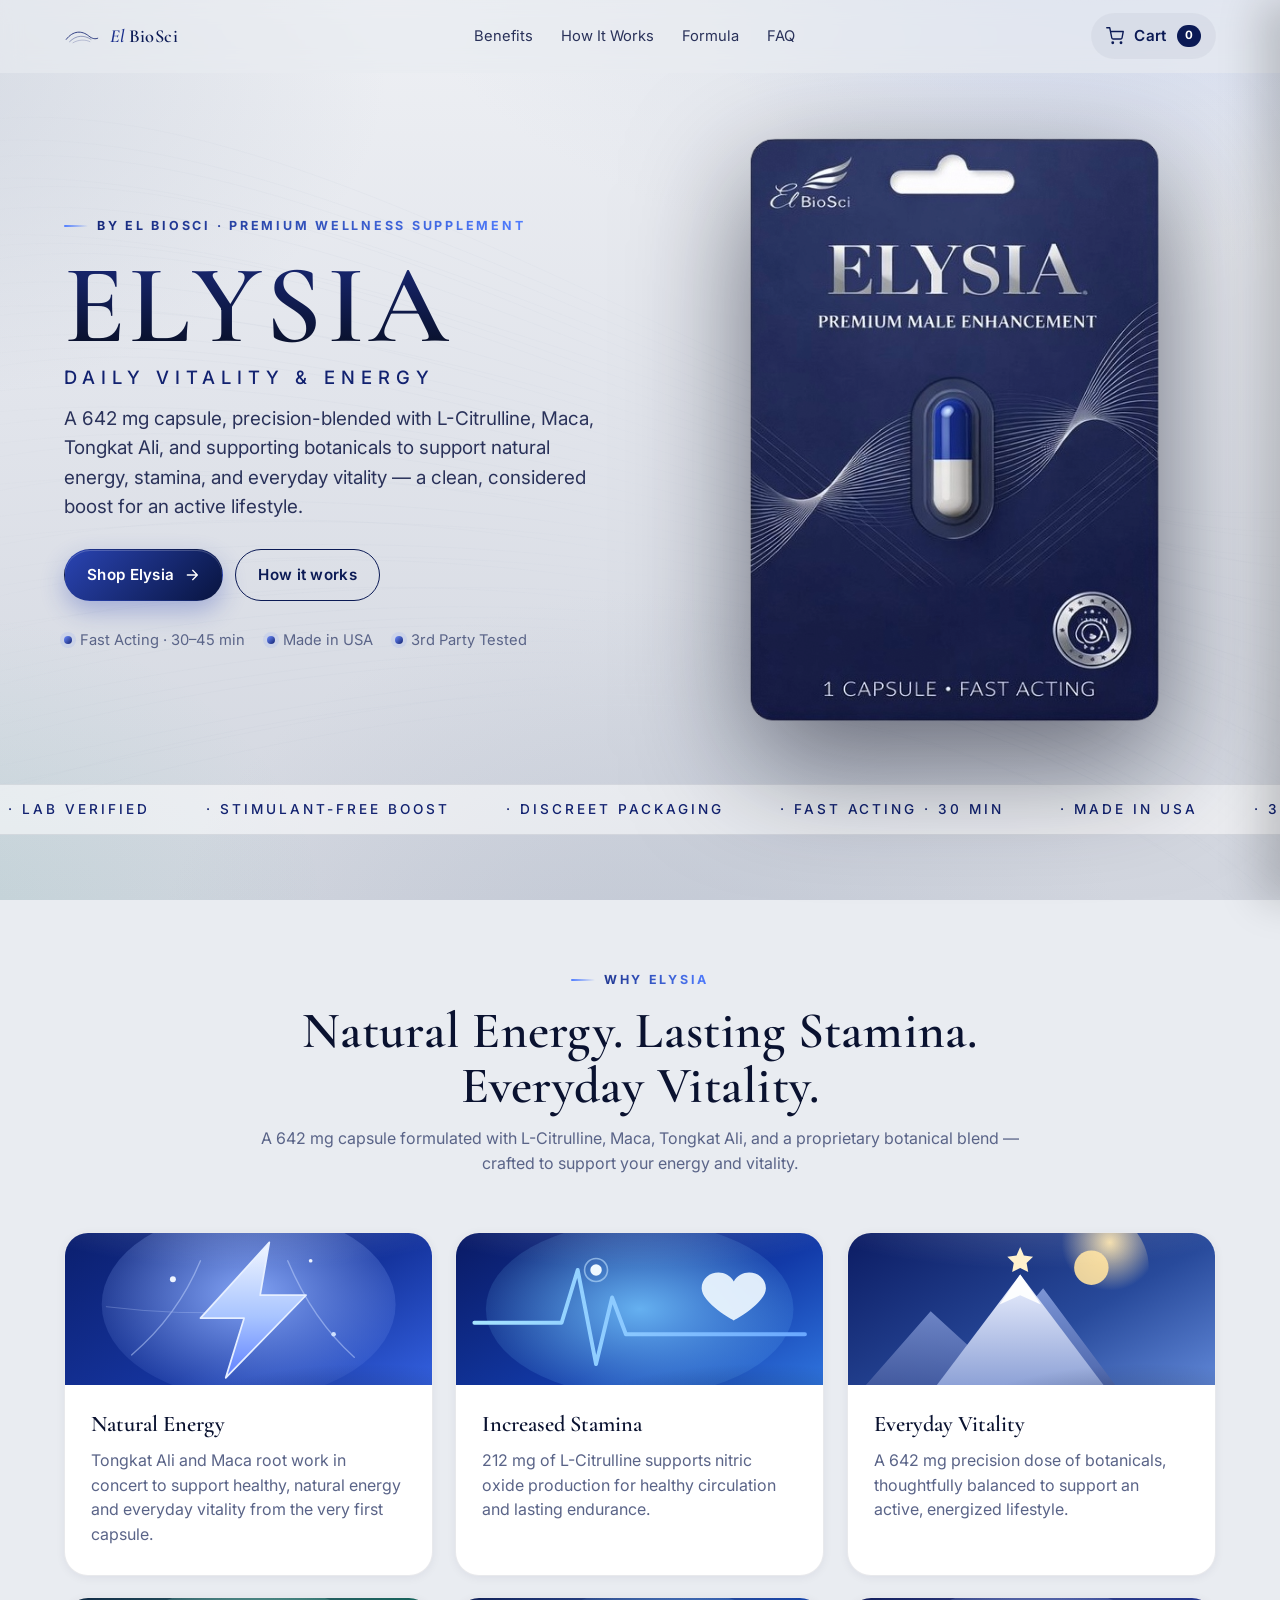
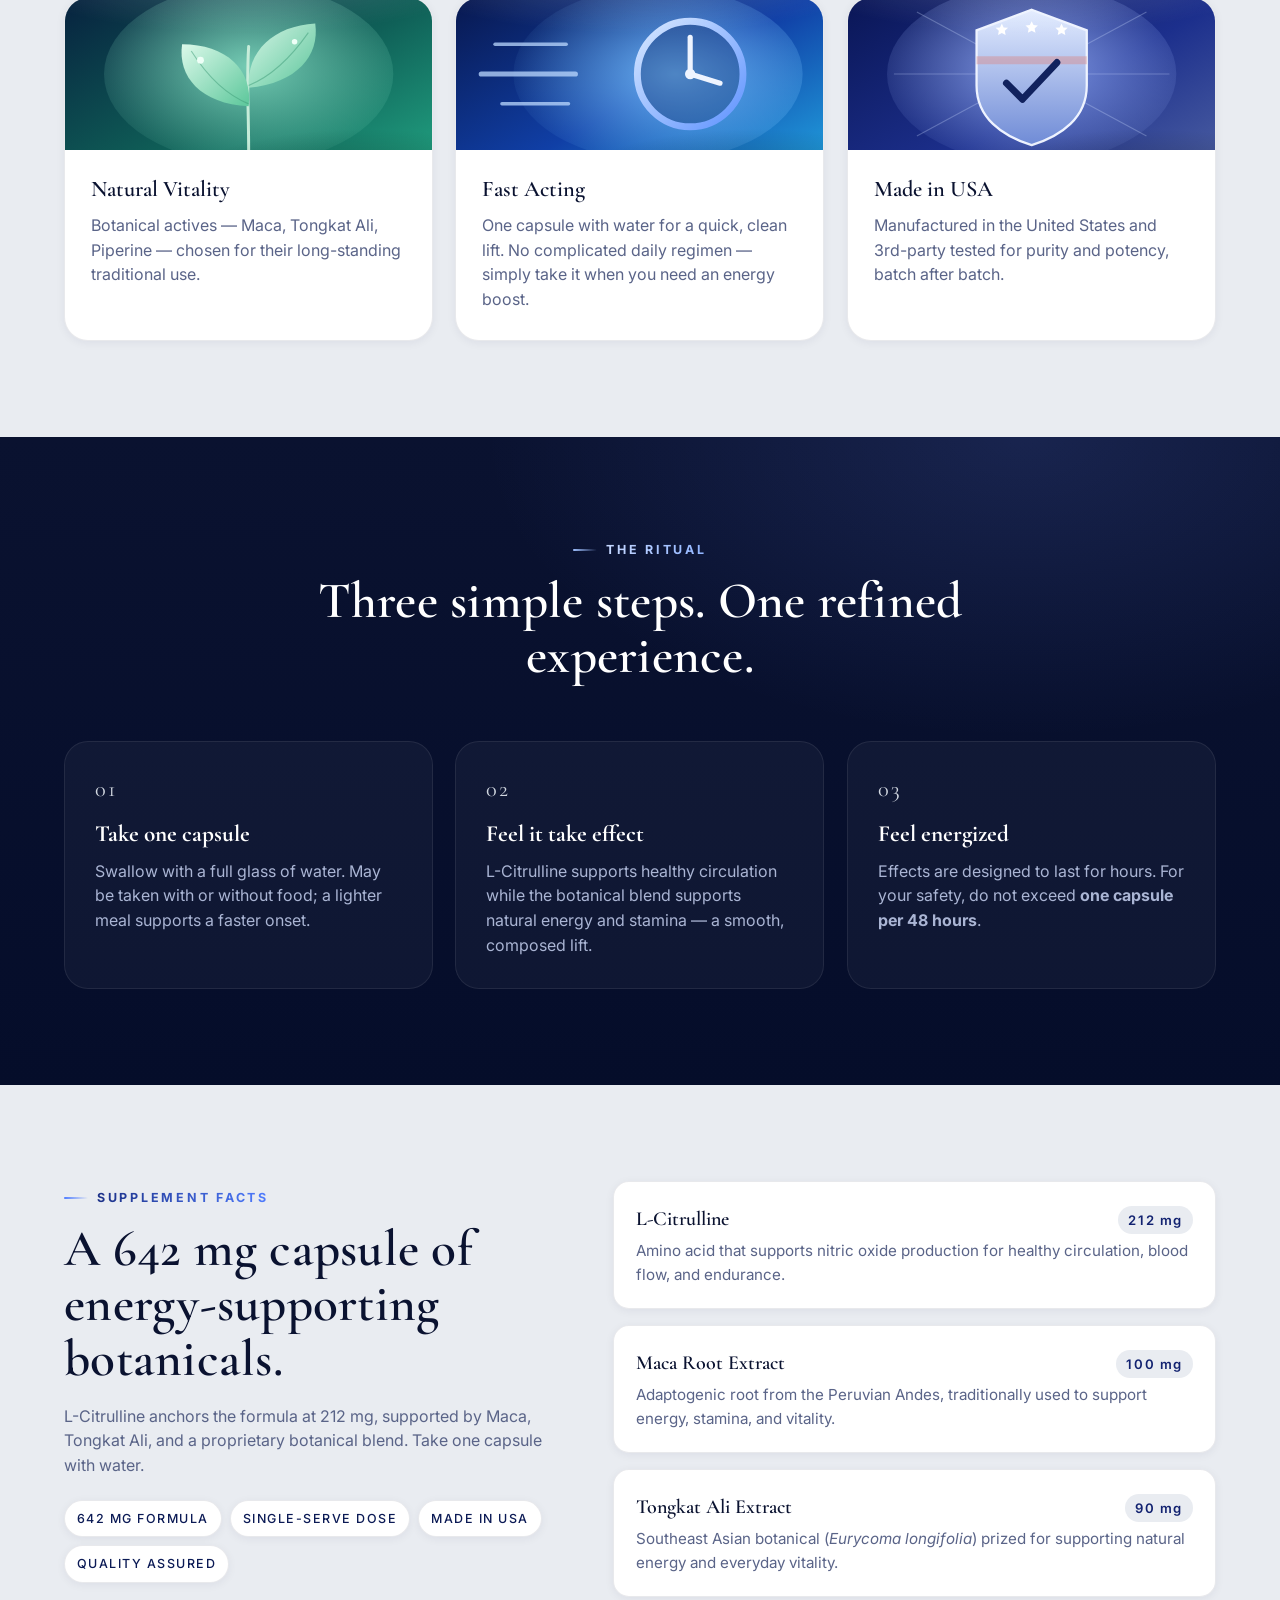
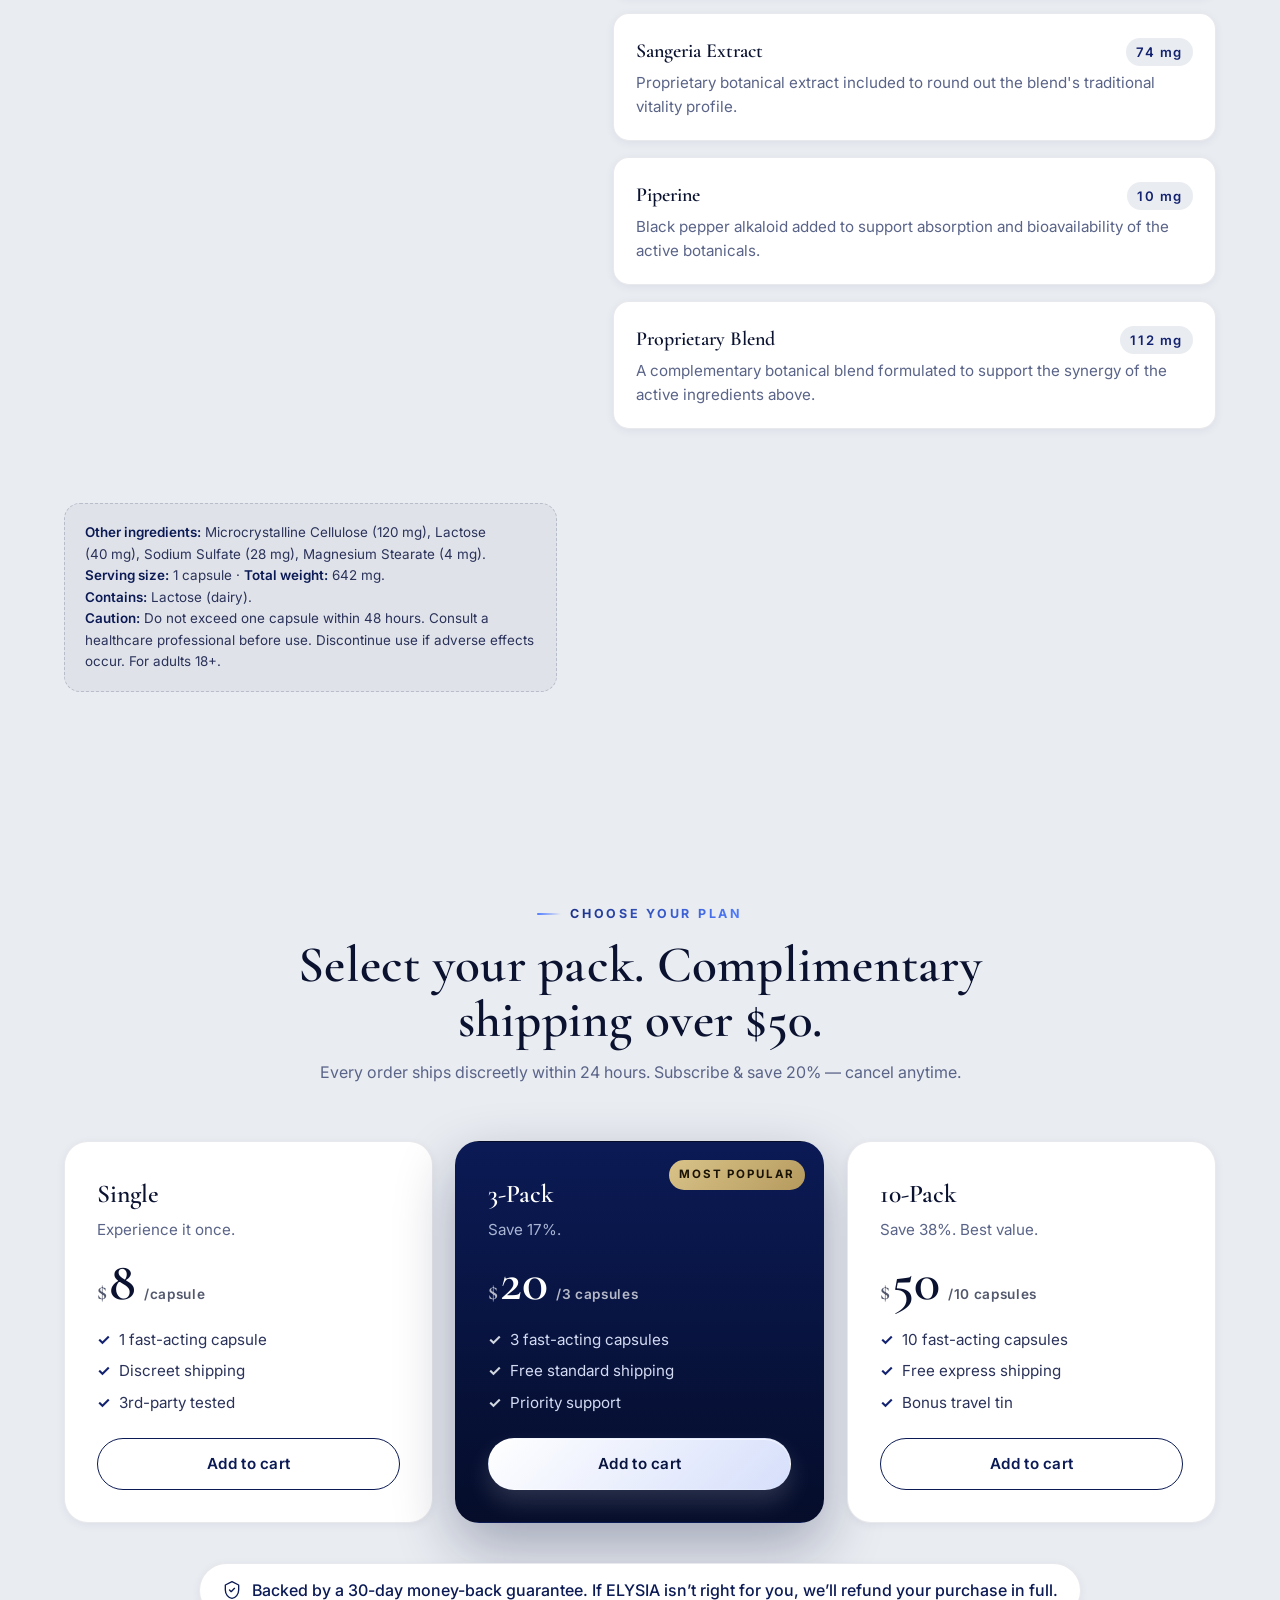
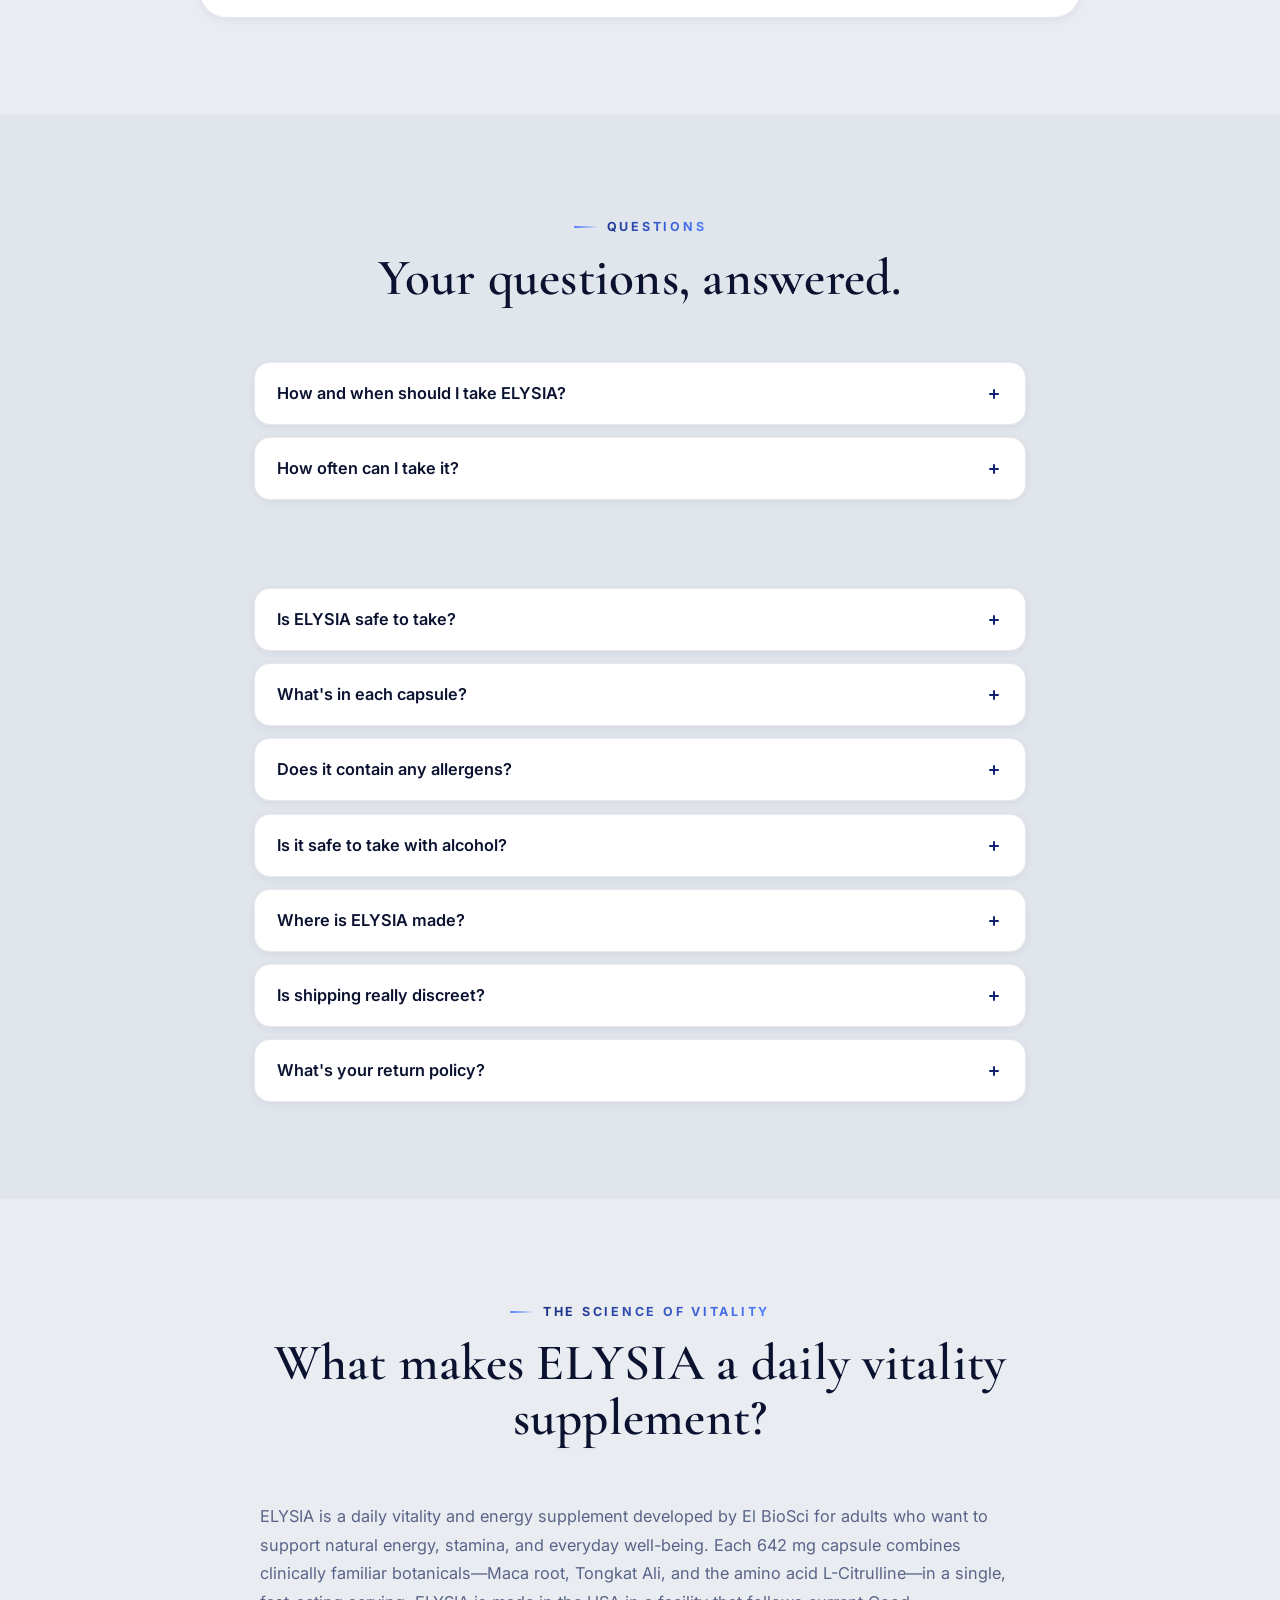
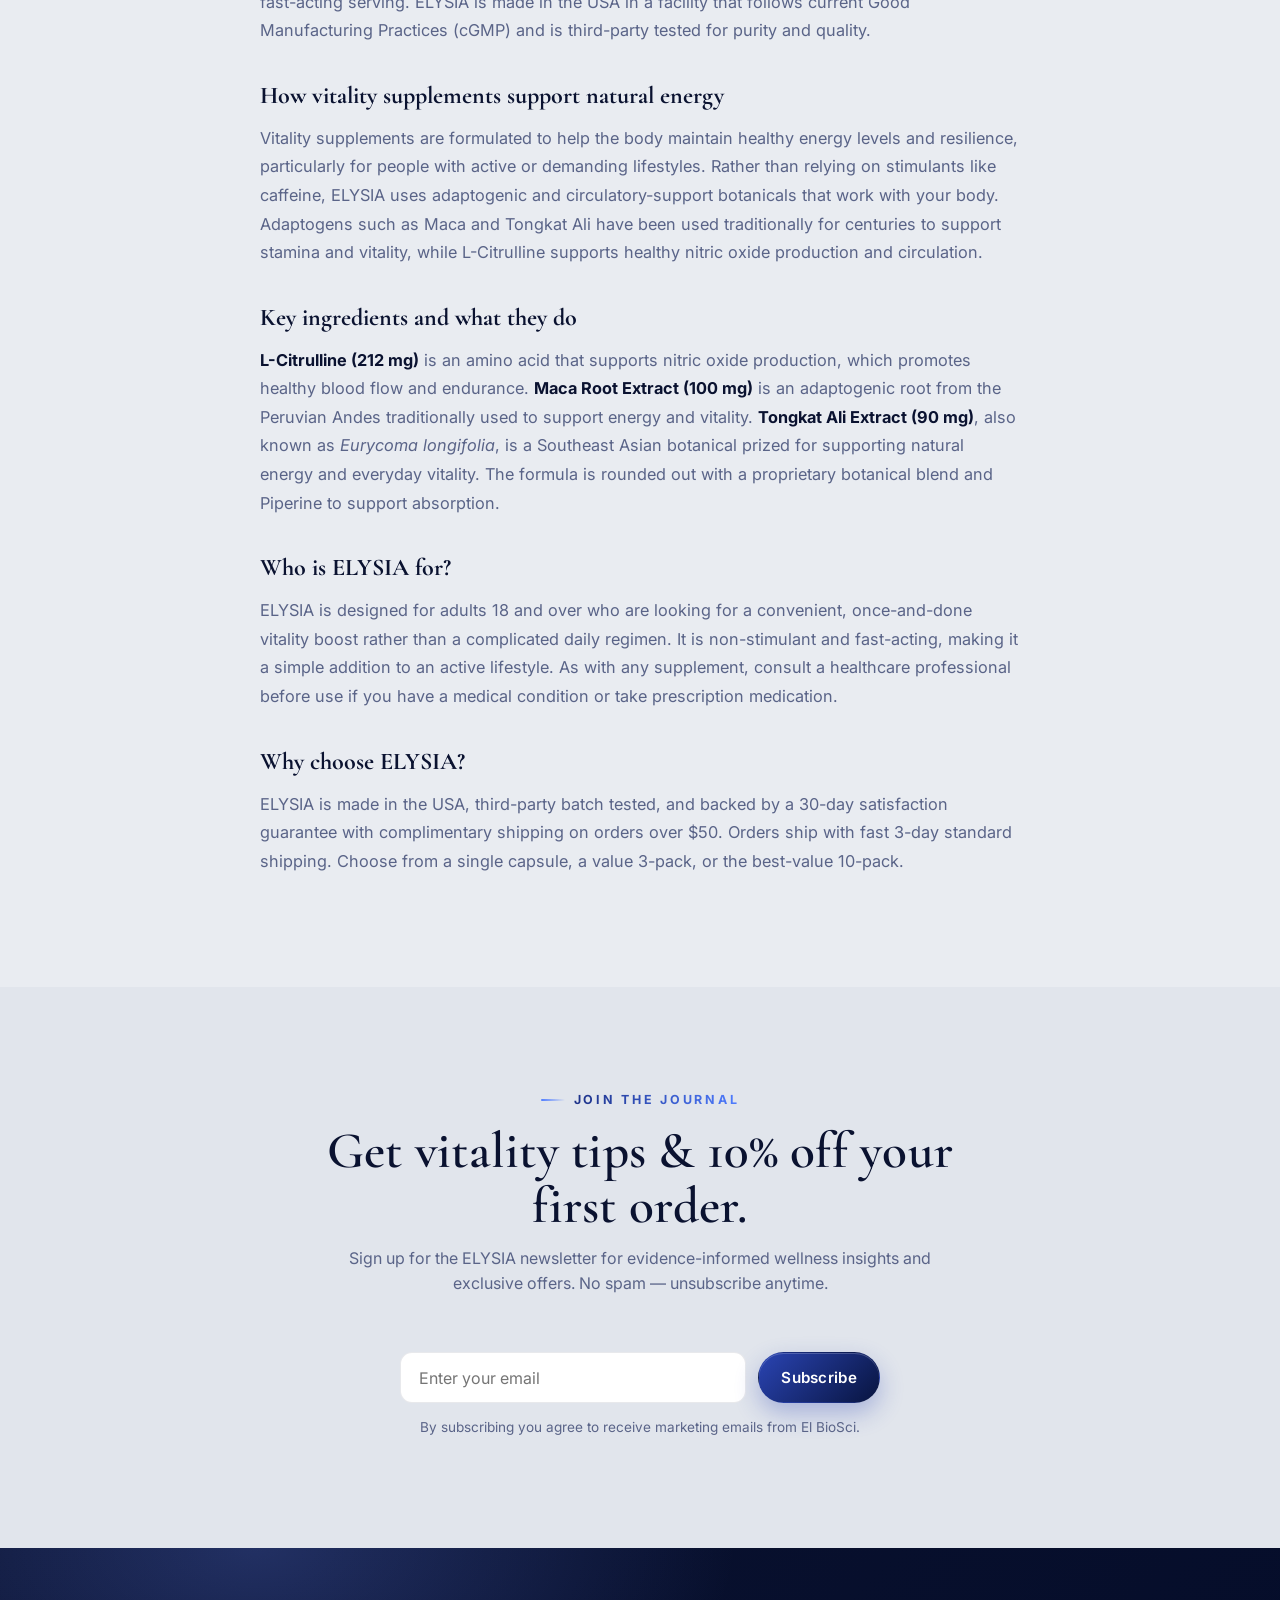
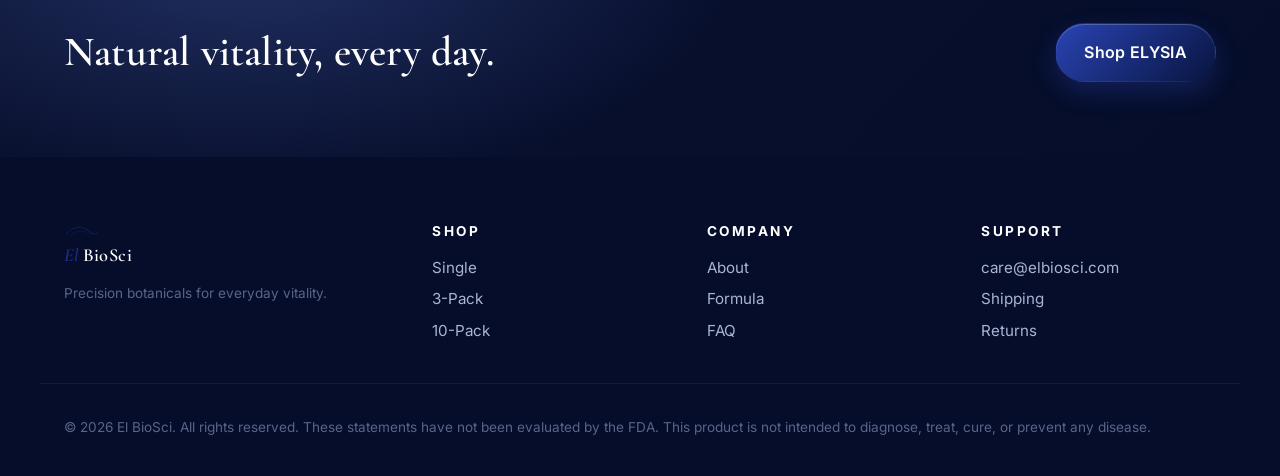
<file: index.html>
<!DOCTYPE html>
<html lang="en">
<head>
  <meta charset="UTF-8" />
  <meta name="viewport" content="width=device-width, initial-scale=1.0" />

  <!-- Google tag (gtag.js) -->
  <script async src="https://www.googletagmanager.com/gtag/js?id=G-H2R525R21M"></script>
  <script>
    window.dataLayer = window.dataLayer || [];
    function gtag(){dataLayer.push(arguments);}
    gtag('js', new Date());

    gtag('config', 'G-H2R525R21M');
  </script>
  <meta name="description" content="ELYSIA by El BioSci — a precision-blended daily vitality supplement with Maca, Tongkat Ali, and L-Citrulline to support natural energy, stamina, and everyday vitality. Third-party tested." />
  <meta name="theme-color" content="#0a1a4a" />
  <title>ELYSIA · Daily Vitality &amp; Energy Supplement by El BioSci</title>

  <meta name="keywords" content="vitality supplement, energy supplement, natural energy, stamina supplement, Maca supplement, Tongkat Ali, L-Citrulline, daily wellness supplement, ELYSIA, El BioSci" />
  <meta name="author" content="El BioSci" />
  <meta name="robots" content="index, follow, max-image-preview:large, max-snippet:-1, max-video-preview:-1" />
  <meta name="rating" content="adult" />
  <meta name="geo.region" content="US" />
  <meta name="geo.placename" content="United States" />

  <link rel="canonical" href="https://elysiabiosci.com/" />

  <!-- Open Graph (Facebook, LinkedIn, iMessage, etc.) -->
  <meta property="og:type" content="website" />
  <meta property="og:site_name" content="ELYSIA by El BioSci" />
  <meta property="og:title" content="ELYSIA · Daily Vitality &amp; Energy Supplement" />
  <meta property="og:description" content="A precision-blended daily vitality supplement with Maca, Tongkat Ali, and L-Citrulline to support natural energy, stamina, and everyday vitality." />
  <meta property="og:url" content="https://elysiabiosci.com/" />
  <meta property="og:image" content="https://elysiabiosci.com/assets/Elysia_front_product.png" />

  <!-- Twitter / X -->
  <meta name="twitter:card" content="summary_large_image" />
  <meta name="twitter:title" content="ELYSIA · Daily Vitality &amp; Energy Supplement" />
  <meta name="twitter:description" content="A precision-blended daily vitality supplement to support natural energy, stamina, and everyday vitality." />
  <meta name="twitter:image" content="https://elysiabiosci.com/assets/Elysia_front_product.png" />

  <link rel="preconnect" href="https://fonts.googleapis.com" />
  <link rel="preconnect" href="https://fonts.gstatic.com" crossorigin />
  <link
    href="https://fonts.googleapis.com/css2?family=Cormorant+Garamond:wght@400;500;600;700&family=Inter:wght@300;400;500;600;700&display=swap"
    rel="stylesheet"
  />

  <link rel="stylesheet" href="styles.css" />

  <!-- =========================================================
       Structured data (Schema.org JSON-LD)
       Lets Google Shopping, Merchant Center, and AI surfaces
       discover and understand the products on this page.
       NOTE: replace the "image" URLs below with real hosted
       product photos (required by Merchant Center).
       ========================================================= -->
  <script type="application/ld+json">
  {
    "@context": "https://schema.org",
    "@type": "Organization",
    "name": "El BioSci",
    "url": "https://elysiabiosci.com",
    "logo": "https://elysiabiosci.com/assets/Elysia_front_product.png",
    "brand": { "@type": "Brand", "name": "ELYSIA" },
    "email": "care@elbiosci.com",
    "description": "El BioSci crafts ELYSIA, a precision-blended daily vitality and wellness supplement made in the USA and third-party tested.",
    "contactPoint": {
      "@type": "ContactPoint",
      "email": "care@elbiosci.com",
      "contactType": "customer support",
      "areaServed": "US",
      "availableLanguage": "English"
    }
  }
  </script>

  <script type="application/ld+json">
  {
    "@context": "https://schema.org",
    "@type": "WebSite",
    "name": "ELYSIA by El BioSci",
    "url": "https://elysiabiosci.com/",
    "description": "ELYSIA is a precision-blended daily vitality supplement with Maca, Tongkat Ali, and L-Citrulline to support natural energy, stamina, and everyday vitality.",
    "publisher": { "@type": "Organization", "name": "El BioSci" }
  }
  </script>

  <script type="application/ld+json">
  {
    "@context": "https://schema.org",
    "@type": "ItemList",
    "itemListElement": [
      {
        "@type": "Product",
        "name": "ELYSIA — Single Capsule",
        "sku": "ELYSIA-1PK",
        "mpn": "ELYSIA-1PK",
        "brand": { "@type": "Brand", "name": "ELYSIA" },
        "description": "ELYSIA is a precision-blended daily vitality and wellness supplement crafted to support natural energy, stamina, and everyday vitality. Third-party tested for purity and quality. Single capsule.",
        "image": ["https://elysiabiosci.com/assets/Elysia_front_product.png"],
        "url": "https://elysiabiosci.com/#buy",
        "offers": {
          "@type": "Offer",
          "url": "https://elysiabiosci.com/#buy",
          "priceCurrency": "USD",
          "price": "8.00",
          "availability": "https://schema.org/InStock",
          "itemCondition": "https://schema.org/NewCondition",
          "seller": { "@type": "Organization", "name": "El BioSci" }
        }
      },
      {
        "@type": "Product",
        "name": "ELYSIA — 3-Pack",
        "sku": "ELYSIA-3PK",
        "mpn": "ELYSIA-3PK",
        "brand": { "@type": "Brand", "name": "ELYSIA" },
        "description": "ELYSIA is a precision-blended daily vitality and wellness supplement crafted to support natural energy, stamina, and everyday vitality. Third-party tested for purity and quality. Value 3-pack, save 17%.",
        "image": ["https://elysiabiosci.com/assets/Elysia_front_product.png"],
        "url": "https://elysiabiosci.com/#buy",
        "offers": {
          "@type": "Offer",
          "url": "https://elysiabiosci.com/#buy",
          "priceCurrency": "USD",
          "price": "20.00",
          "availability": "https://schema.org/InStock",
          "itemCondition": "https://schema.org/NewCondition",
          "seller": { "@type": "Organization", "name": "El BioSci" }
        }
      },
      {
        "@type": "Product",
        "name": "ELYSIA — 10-Pack",
        "sku": "ELYSIA-10PK",
        "mpn": "ELYSIA-10PK",
        "brand": { "@type": "Brand", "name": "ELYSIA" },
        "description": "ELYSIA is a precision-blended daily vitality and wellness supplement crafted to support natural energy, stamina, and everyday vitality. Third-party tested for purity and quality. Best-value 10-pack, save 38%.",
        "image": ["https://elysiabiosci.com/assets/Elysia_front_product.png"],
        "url": "https://elysiabiosci.com/#buy",
        "offers": {
          "@type": "Offer",
          "url": "https://elysiabiosci.com/#buy",
          "priceCurrency": "USD",
          "price": "50.00",
          "availability": "https://schema.org/InStock",
          "itemCondition": "https://schema.org/NewCondition",
          "seller": { "@type": "Organization", "name": "El BioSci" }
        }
      }
    ]
  }
  </script>

  <!-- FAQ structured data (rich results + AI answer engines) -->
  <script type="application/ld+json">
  {
    "@context": "https://schema.org",
    "@type": "FAQPage",
    "mainEntity": [
      {
        "@type": "Question",
        "name": "What is ELYSIA?",
        "acceptedAnswer": {
          "@type": "Answer",
          "text": "ELYSIA is a precision-blended daily vitality and wellness supplement by El BioSci, formulated with L-Citrulline, Maca Root, and Tongkat Ali to support natural energy, stamina, and everyday vitality. Each capsule is made in the USA and third-party tested."
        }
      },
      {
        "@type": "Question",
        "name": "How and when should I take ELYSIA?",
        "acceptedAnswer": {
          "@type": "Answer",
          "text": "Take one capsule with water. A lighter meal beforehand can support faster onset. Do not exceed one capsule within 48 hours."
        }
      },
      {
        "@type": "Question",
        "name": "What ingredients are in ELYSIA?",
        "acceptedAnswer": {
          "@type": "Answer",
          "text": "Each 642 mg capsule contains L-Citrulline (212 mg), Maca Root Extract (100 mg), Tongkat Ali Extract (90 mg), Sangeria Extract (74 mg), Piperine (10 mg), plus a 112 mg proprietary botanical blend."
        }
      },
      {
        "@type": "Question",
        "name": "Is ELYSIA made in the USA?",
        "acceptedAnswer": {
          "@type": "Answer",
          "text": "Yes. ELYSIA is made in the USA by El BioSci in a facility that follows current Good Manufacturing Practices (cGMP) with third-party batch testing."
        }
      },
      {
        "@type": "Question",
        "name": "What is a vitality supplement?",
        "acceptedAnswer": {
          "@type": "Answer",
          "text": "A vitality supplement is a dietary supplement formulated to support natural energy, stamina, and overall well-being. ELYSIA uses adaptogenic and circulatory-support botanicals such as Maca, Tongkat Ali, and L-Citrulline rather than stimulants like caffeine."
        }
      },
      {
        "@type": "Question",
        "name": "Is ELYSIA safe to take?",
        "acceptedAnswer": {
          "@type": "Answer",
          "text": "ELYSIA is made in the USA in a cGMP facility and third-party tested. It is intended for adults 18 and over. As with any supplement, consult a healthcare professional before use if you have a medical condition or take prescription medication. Do not exceed one capsule within 48 hours."
        }
      },
      {
        "@type": "Question",
        "name": "How much does ELYSIA cost and how fast does it ship?",
        "acceptedAnswer": {
          "@type": "Answer",
          "text": "ELYSIA is available as a Single capsule ($8), a 3-Pack ($20), and a 10-Pack ($50). Orders ship with 3-day standard shipping and are backed by a 30-day satisfaction guarantee."
        }
      },
      {
        "@type": "Question",
        "name": "Does ELYSIA contain allergens?",
        "acceptedAnswer": {
          "@type": "Answer",
          "text": "Yes, ELYSIA contains lactose (dairy). If you have a dairy allergy or severe intolerance, consult your physician before use. For adults 18+."
        }
      }
    ]
  }
  </script>

  <script type="application/ld+json">
  {
    "@context": "https://schema.org",
    "@type": "Product",
    "name": "ELYSIA Daily Vitality Supplement",
    "image": "https://elysiabiosci.com/assets/Elysia_front_product.png",
    "description": "ELYSIA is a daily vitality and energy supplement by El BioSci, formulated with L-Citrulline, Maca Root, and Tongkat Ali to support natural energy, stamina, and everyday vitality. Non-stimulant, made in the USA, and third-party tested.",
    "brand": { "@type": "Brand", "name": "El BioSci" },
    "category": "Health & Beauty > Health Care > Vitamins & Supplements",
    "url": "https://elysiabiosci.com/#buy",
    "offers": [
      {
        "@type": "Offer",
        "name": "Single Capsule",
        "price": "8.00",
        "priceCurrency": "USD",
        "availability": "https://schema.org/InStock",
        "url": "https://elysiabiosci.com/#buy",
        "itemCondition": "https://schema.org/NewCondition"
      },
      {
        "@type": "Offer",
        "name": "3-Pack",
        "price": "20.00",
        "priceCurrency": "USD",
        "availability": "https://schema.org/InStock",
        "url": "https://elysiabiosci.com/#buy",
        "itemCondition": "https://schema.org/NewCondition"
      },
      {
        "@type": "Offer",
        "name": "10-Pack",
        "price": "50.00",
        "priceCurrency": "USD",
        "availability": "https://schema.org/InStock",
        "url": "https://elysiabiosci.com/#buy",
        "itemCondition": "https://schema.org/NewCondition"
      }
    ]
  }
  </script>
</head>
<body>
  <!-- Decorative animated wave background (matches packaging) -->
  <div class="bg-waves" aria-hidden="true">
    <svg viewBox="0 0 1440 900" preserveAspectRatio="none">
      <defs>
        <linearGradient id="waveGrad" x1="0" y1="0" x2="1" y2="0">
          <stop offset="0%" stop-color="#9aa4b6" stop-opacity="0" />
          <stop offset="50%" stop-color="#d9dee8" stop-opacity="0.65" />
          <stop offset="100%" stop-color="#9aa4b6" stop-opacity="0" />
        </linearGradient>
      </defs>
      <g class="wave-lines" fill="none" stroke="url(#waveGrad)" stroke-width="0.6">
        <!-- Generated paths -->
      </g>
    </svg>
  </div>

  <!-- Header -->
  <header class="site-header" id="siteHeader">
    <div class="container nav">
      <a href="#top" class="brand" aria-label="El BioSci home">
        <svg class="brand-mark" viewBox="0 0 64 32" aria-hidden="true">
          <path d="M4 22 C 16 6, 32 6, 44 16 C 50 21, 56 22, 60 20" stroke="currentColor" stroke-width="1.5" fill="none" stroke-linecap="round" />
          <path d="M10 26 C 22 14, 36 14, 48 22" stroke="currentColor" stroke-width="1" fill="none" stroke-linecap="round" opacity="0.7" />
          <path d="M16 28 C 26 22, 38 22, 46 26" stroke="currentColor" stroke-width="0.8" fill="none" stroke-linecap="round" opacity="0.5" />
        </svg>
        <span class="brand-text">
          <em>El</em>
          <span>BioSci</span>
        </span>
      </a>

      <nav class="nav-links" aria-label="Primary">
        <a href="#benefits">Benefits</a>
        <a href="#how">How It Works</a>
        <a href="#ingredients">Formula</a>
        <a href="#faq">FAQ</a>
      </nav>

      <div class="nav-actions">
      <button class="btn btn-ghost cart-btn" id="openCart" aria-label="Open cart">
        <svg width="18" height="18" viewBox="0 0 24 24" fill="none" stroke="currentColor" stroke-width="1.8" stroke-linecap="round" stroke-linejoin="round" aria-hidden="true">
          <circle cx="9" cy="21" r="1" />
          <circle cx="20" cy="21" r="1" />
          <path d="M1 1h4l2.7 13.4a2 2 0 0 0 2 1.6h9.7a2 2 0 0 0 2-1.6L23 6H6" />
        </svg>
        <span>Cart</span>
        <span class="cart-count" id="cartCount">0</span>
      </button>

        <button class="nav-toggle" id="navToggle" aria-label="Open menu" aria-expanded="false" aria-controls="mobileNav">
          <span></span><span></span><span></span>
        </button>
      </div>
    </div>

    <nav class="mobile-nav" id="mobileNav" aria-label="Mobile">
      <a href="#benefits">Benefits</a>
      <a href="#how">How It Works</a>
      <a href="#ingredients">Formula</a>
      <a href="#faq">FAQ</a>
      <a href="#buy" class="btn btn-primary btn-block">Shop ELYSIA</a>
    </nav>
  </header>

  <!-- Hero -->
  <section class="hero" id="top">
    <div class="container hero-grid">
      <div class="hero-copy">
        <span class="eyebrow reveal">By El BioSci · Premium Wellness Supplement</span>
        <h1 class="display reveal" style="--d:.08s">
          <span class="serif">ELYSIA</span>
          <span class="subtitle">Daily Vitality &amp; Energy</span>
        </h1>
        <p class="lead reveal" style="--d:.16s">
          A 642&nbsp;mg capsule, precision-blended with L-Citrulline, Maca, Tongkat Ali, and
          supporting botanicals to support natural energy, stamina, and everyday vitality
          &mdash; a clean, considered boost for an active lifestyle.
        </p>

        <div class="hero-cta reveal" style="--d:.24s">
          <a href="#buy" class="btn btn-primary">
            Shop Elysia
            <svg width="16" height="16" viewBox="0 0 24 24" fill="none" stroke="currentColor" stroke-width="2" stroke-linecap="round" stroke-linejoin="round" aria-hidden="true"><path d="M5 12h14M13 5l7 7-7 7"/></svg>
          </a>
          <a href="#how" class="btn btn-outline">How it works</a>
        </div>

        <ul class="hero-trust reveal" style="--d:.32s">
          <li><span class="dot"></span> Fast Acting · 30&ndash;45 min</li>
          <li><span class="dot"></span> Made in USA</li>
          <li><span class="dot"></span> 3rd Party Tested</li>
        </ul>
      </div>

      <div class="hero-product reveal" style="--d:.2s">
        <!-- Animated product image (retains 3D tilt/float via #packageCard) -->
        <div class="package package-photo" id="packageCard">
          <div class="package-inner">
            <div class="package-glow" aria-hidden="true"></div>
            <img
              src="assets/Elysia_front_product.png"
              alt="ELYSIA daily vitality supplement by El BioSci — single fast-acting capsule in premium blister packaging"
              class="package-image"
              width="466"
              height="640"
              loading="eager"
            />
          </div>
        </div>
      </div>
    </div>

    <div class="hero-marquee" aria-hidden="true">
      <div class="marquee-track">
        <span>· Lab Verified</span><span>· Stimulant-Free Boost</span><span>· Discreet Packaging</span><span>· Fast Acting · 30 min</span><span>· Made in USA</span><span>· 3rd Party Tested</span>
        <span>· Lab Verified</span><span>· Stimulant-Free Boost</span><span>· Discreet Packaging</span><span>· Fast Acting · 30 min</span><span>· Made in USA</span><span>· 3rd Party Tested</span>
      </div>
    </div>
  </section>

  <!-- Benefits -->
  <section class="section" id="benefits">
    <div class="container">
      <header class="section-head reveal">
        <span class="eyebrow">Why ELYSIA</span>
        <h2 class="serif h-display">Natural Energy. Lasting Stamina.<br/>Everyday Vitality.</h2>
        <p class="muted">A 642&nbsp;mg capsule formulated with L-Citrulline, Maca, Tongkat Ali, and a proprietary botanical blend — crafted to support your energy and vitality.</p>
      </header>

      <div class="benefits-grid">
        <article class="card reveal" style="--d:.05s">
          <div class="card-media" data-theme="drive">
            <svg class="media-art" viewBox="0 0 320 168" preserveAspectRatio="xMidYMid slice" aria-hidden="true">
              <defs>
                <radialGradient id="drvGlow" cx="50%" cy="44%" r="62%">
                  <stop offset="0%" stop-color="#8fb0ff" stop-opacity="0.9"/>
                  <stop offset="100%" stop-color="#8fb0ff" stop-opacity="0"/>
                </radialGradient>
                <linearGradient id="drvBolt" x1="0" y1="0" x2="0" y2="1">
                  <stop offset="0%" stop-color="#f1f6ff"/>
                  <stop offset="55%" stop-color="#a8c4ff"/>
                  <stop offset="100%" stop-color="#5f80ff"/>
                </linearGradient>
              </defs>
              <ellipse cx="160" cy="80" rx="128" ry="82" fill="url(#drvGlow)"/>
              <g fill="none" stroke="#c3d6ff" stroke-linecap="round" opacity="0.5">
                <path d="M58 124 q40 -34 60 -82" stroke-width="1.2"/>
                <path d="M252 126 q-36 -32 -58 -84" stroke-width="1.2"/>
                <path d="M36 82 q66 8 120 4" stroke-width="0.8" opacity="0.6"/>
              </g>
              <path d="M178 26 L118 92 H156 L140 144 L210 72 H170 Z" fill="url(#drvBolt)" stroke="#e6efff" stroke-width="1.5" stroke-linejoin="round"/>
              <circle cx="94" cy="58" r="2.6" fill="#eef4ff"/>
              <circle cx="234" cy="106" r="2" fill="#cfe0ff"/>
              <circle cx="214" cy="42" r="1.6" fill="#eef4ff"/>
            </svg>
          </div>
          <div class="card-body">
            <h3>Natural Energy</h3>
            <p>Tongkat Ali and Maca root work in concert to support healthy, natural energy and everyday vitality from the very first capsule.</p>
          </div>
        </article>

        <article class="card reveal" style="--d:.1s">
          <div class="card-media" data-theme="stamina">
            <svg class="media-art" viewBox="0 0 320 168" preserveAspectRatio="xMidYMid slice" aria-hidden="true">
              <defs>
                <radialGradient id="staGlow" cx="50%" cy="50%" r="60%">
                  <stop offset="0%" stop-color="#74c6ff" stop-opacity="0.85"/>
                  <stop offset="100%" stop-color="#74c6ff" stop-opacity="0"/>
                </radialGradient>
                <linearGradient id="staLine" x1="0" y1="0" x2="1" y2="0">
                  <stop offset="0%" stop-color="#a6e4ff"/>
                  <stop offset="100%" stop-color="#6aa8ff"/>
                </linearGradient>
              </defs>
              <ellipse cx="160" cy="84" rx="134" ry="76" fill="url(#staGlow)"/>
              <path d="M16 96 H92 l14 -46 16 82 14 -58 12 32 H304" fill="none" stroke="url(#staLine)" stroke-width="3.4" stroke-linecap="round" stroke-linejoin="round"/>
              <circle cx="122" cy="50" r="5" fill="#eef8ff"/>
              <circle cx="122" cy="50" r="10" fill="none" stroke="#bfe2ff" stroke-width="1.4" opacity="0.6"/>
              <path d="M242 60 c-7 -13 -28 -9 -28 6 0 13 28 28 28 28 0 0 28 -15 28 -28 0 -15 -21 -19 -28 -6z" fill="#eef8ff" opacity="0.92"/>
            </svg>
          </div>
          <div class="card-body">
            <h3>Increased Stamina</h3>
            <p>212&nbsp;mg of L-Citrulline supports nitric oxide production for healthy circulation and lasting endurance.</p>
          </div>
        </article>

        <article class="card reveal" style="--d:.15s">
          <div class="card-media" data-theme="peak">
            <svg class="media-art" viewBox="0 0 320 168" preserveAspectRatio="xMidYMid slice" aria-hidden="true">
              <defs>
                <radialGradient id="pkSun" cx="66%" cy="28%" r="42%">
                  <stop offset="0%" stop-color="#ffe6ad" stop-opacity="0.95"/>
                  <stop offset="100%" stop-color="#ffe6ad" stop-opacity="0"/>
                </radialGradient>
                <linearGradient id="pkBack" x1="0" y1="0" x2="0" y2="1">
                  <stop offset="0%" stop-color="#9fb6f0"/><stop offset="100%" stop-color="#3f5396"/>
                </linearGradient>
                <linearGradient id="pkFront" x1="0" y1="0" x2="0" y2="1">
                  <stop offset="0%" stop-color="#eef2ff"/><stop offset="100%" stop-color="#7c93cf"/>
                </linearGradient>
              </defs>
              <circle cx="212" cy="48" r="50" fill="url(#pkSun)"/>
              <circle cx="212" cy="48" r="15" fill="#ffe3a0" opacity="0.9"/>
              <path d="M0 168 L72 86 L118 128 L170 66 L246 168 Z" fill="url(#pkBack)" opacity="0.72"/>
              <path d="M64 168 L150 54 L236 168 Z" fill="url(#pkFront)"/>
              <path d="M150 54 L132 80 L150 72 L168 80 Z" fill="#ffffff" opacity="0.92"/>
              <path d="M150 30 l3.2 7.4 8 1 -5.6 5.6 1.4 7.8 -7 -3.6 -7 3.6 1.4 -7.8 -5.6 -5.6 8 -1z" fill="#fff1cc"/>
            </svg>
          </div>
          <div class="card-body">
            <h3>Everyday Vitality</h3>
            <p>A 642&nbsp;mg precision dose of botanicals, thoughtfully balanced to support an active, energized lifestyle.</p>
          </div>
        </article>

        <article class="card reveal" style="--d:.2s">
          <div class="card-media" data-theme="vitality">
            <svg class="media-art" viewBox="0 0 320 168" preserveAspectRatio="xMidYMid slice" aria-hidden="true">
              <defs>
                <radialGradient id="vtGlow" cx="50%" cy="46%" r="60%">
                  <stop offset="0%" stop-color="#8fe9cc" stop-opacity="0.8"/>
                  <stop offset="100%" stop-color="#8fe9cc" stop-opacity="0"/>
                </radialGradient>
                <linearGradient id="vtLeaf" x1="0" y1="0" x2="1" y2="1">
                  <stop offset="0%" stop-color="#dcf9ea"/><stop offset="100%" stop-color="#5cc79b"/>
                </linearGradient>
              </defs>
              <ellipse cx="160" cy="84" rx="126" ry="78" fill="url(#vtGlow)"/>
              <path d="M160 152 C160 112 158 92 160 60" stroke="#c6ecd9" stroke-width="2.6" fill="none" stroke-linecap="round"/>
              <path d="M160 112 C118 110 98 86 102 58 C140 58 164 80 160 112 Z" fill="url(#vtLeaf)"/>
              <path d="M160 96 C202 92 222 68 218 40 C182 42 158 64 160 96 Z" fill="url(#vtLeaf)" opacity="0.95"/>
              <path d="M160 110 C140 102 124 86 110 64" stroke="#3f9c78" stroke-width="1" fill="none" opacity="0.5"/>
              <path d="M160 94 C180 86 198 68 212 48" stroke="#3f9c78" stroke-width="1" fill="none" opacity="0.5"/>
              <circle cx="118" cy="72" r="3" fill="#eefff7"/>
              <circle cx="200" cy="56" r="2.4" fill="#eefff7"/>
            </svg>
          </div>
          <div class="card-body">
            <h3>Natural Vitality</h3>
            <p>Botanical actives — Maca, Tongkat Ali, Piperine — chosen for their long-standing traditional use.</p>
          </div>
        </article>

        <article class="card reveal" style="--d:.25s">
          <div class="card-media" data-theme="fast">
            <svg class="media-art" viewBox="0 0 320 168" preserveAspectRatio="xMidYMid slice" aria-hidden="true">
              <defs>
                <radialGradient id="fsGlow" cx="56%" cy="50%" r="60%">
                  <stop offset="0%" stop-color="#79c4ff" stop-opacity="0.85"/>
                  <stop offset="100%" stop-color="#79c4ff" stop-opacity="0"/>
                </radialGradient>
                <linearGradient id="fsRing" x1="0" y1="0" x2="1" y2="1">
                  <stop offset="0%" stop-color="#d7e8ff"/><stop offset="100%" stop-color="#5f93ff"/>
                </linearGradient>
              </defs>
              <ellipse cx="176" cy="84" rx="126" ry="76" fill="url(#fsGlow)"/>
              <g stroke="#bcd9ff" stroke-linecap="round" opacity="0.75">
                <line x1="34" y1="58" x2="96" y2="58" stroke-width="3"/>
                <line x1="22" y1="84" x2="104" y2="84" stroke-width="4.5"/>
                <line x1="40" y1="110" x2="98" y2="110" stroke-width="3"/>
              </g>
              <circle cx="204" cy="84" r="46" fill="#0a1850" opacity="0.28"/>
              <circle cx="204" cy="84" r="46" fill="none" stroke="url(#fsRing)" stroke-width="6"/>
              <line x1="204" y1="84" x2="204" y2="52" stroke="#eef4ff" stroke-width="4.5" stroke-linecap="round"/>
              <line x1="204" y1="84" x2="230" y2="92" stroke="#eef4ff" stroke-width="4.5" stroke-linecap="round"/>
              <circle cx="204" cy="84" r="4.5" fill="#eef4ff"/>
            </svg>
          </div>
          <div class="card-body">
            <h3>Fast Acting</h3>
            <p>One capsule with water for a quick, clean lift. No complicated daily regimen &mdash; simply take it when you need an energy boost.</p>
          </div>
        </article>

        <article class="card reveal" style="--d:.3s">
          <div class="card-media" data-theme="usa">
            <svg class="media-art" viewBox="0 0 320 168" preserveAspectRatio="xMidYMid slice" aria-hidden="true">
              <defs>
                <radialGradient id="usGlow" cx="50%" cy="46%" r="60%">
                  <stop offset="0%" stop-color="#9fb8ff" stop-opacity="0.8"/>
                  <stop offset="100%" stop-color="#9fb8ff" stop-opacity="0"/>
                </radialGradient>
                <linearGradient id="usShield" x1="0" y1="0" x2="0" y2="1">
                  <stop offset="0%" stop-color="#e3ecff"/><stop offset="100%" stop-color="#6f8bd6"/>
                </linearGradient>
              </defs>
              <ellipse cx="160" cy="84" rx="126" ry="78" fill="url(#usGlow)"/>
              <g stroke="#cdddff" stroke-width="1" opacity="0.3">
                <line x1="160" y1="84" x2="60" y2="30"/>
                <line x1="160" y1="84" x2="40" y2="84"/>
                <line x1="160" y1="84" x2="60" y2="138"/>
                <line x1="160" y1="84" x2="260" y2="30"/>
                <line x1="160" y1="84" x2="280" y2="84"/>
                <line x1="160" y1="84" x2="260" y2="138"/>
              </g>
              <path d="M160 28 L208 46 V94 C208 122 186 138 160 146 C134 138 112 122 112 94 V46 Z" fill="url(#usShield)" stroke="#eef3ff" stroke-width="2"/>
              <path d="M112 72 H208" stroke="#d98a8a" stroke-width="7" opacity="0.45"/>
              <g fill="#ffffff">
                <path d="M134 40 l1.6 3.4 3.8 0.4 -2.8 2.6 0.7 3.7 -3.3 -1.8 -3.3 1.8 0.7 -3.7 -2.8 -2.6 3.8 -0.4z"/>
                <path d="M160 38 l1.6 3.4 3.8 0.4 -2.8 2.6 0.7 3.7 -3.3 -1.8 -3.3 1.8 0.7 -3.7 -2.8 -2.6 3.8 -0.4z"/>
                <path d="M186 40 l1.6 3.4 3.8 0.4 -2.8 2.6 0.7 3.7 -3.3 -1.8 -3.3 1.8 0.7 -3.7 -2.8 -2.6 3.8 -0.4z"/>
              </g>
              <path d="M138 92 l14 14 30 -32" fill="none" stroke="#11225e" stroke-width="6" stroke-linecap="round" stroke-linejoin="round"/>
            </svg>
          </div>
          <div class="card-body">
            <h3>Made in USA</h3>
            <p>Manufactured in the United States and 3rd-party tested for purity and potency, batch after batch.</p>
          </div>
        </article>
      </div>
    </div>
  </section>

  <!-- How it works -->
  <section class="section section-dark" id="how">
    <div class="container">
      <header class="section-head reveal">
        <span class="eyebrow light">The Ritual</span>
        <h2 class="serif h-display light">Three simple steps. One refined experience.</h2>
      </header>

      <ol class="steps">
        <li class="step reveal" style="--d:.05s">
          <span class="step-num">01</span>
          <h3>Take one capsule</h3>
          <p>Swallow with a full glass of water. May be taken with or without food; a lighter meal supports a faster onset.</p>
        </li>
        <li class="step reveal" style="--d:.15s">
          <span class="step-num">02</span>
          <h3>Feel it take effect</h3>
          <p>L-Citrulline supports healthy circulation while the botanical blend supports natural energy and stamina &mdash; a smooth, composed lift.</p>
        </li>
        <li class="step reveal" style="--d:.25s">
          <span class="step-num">03</span>
          <h3>Feel energized</h3>
          <p>Effects are designed to last for hours. For your safety, do not exceed <strong>one capsule per 48 hours</strong>.</p>
        </li>
      </ol>
    </div>
  </section>

  <!-- Ingredients -->
  <section class="section" id="ingredients">
    <div class="container ingredients-grid">
      <div class="reveal">
        <span class="eyebrow">Supplement Facts</span>
        <h2 class="serif h-display">A 642&nbsp;mg capsule of energy-supporting botanicals.</h2>
        <p class="muted">L-Citrulline anchors the formula at 212&nbsp;mg, supported by Maca, Tongkat Ali, and a proprietary botanical blend. Take one capsule with water.</p>

        <div class="badges">
          <span class="badge">642 mg Formula</span>
          <span class="badge">Single-Serve Dose</span>
          <span class="badge">Made in USA</span>
          <span class="badge">Quality Assured</span>
        </div>
      </div>

      <ul class="ingredients-list">
        <li class="reveal" style="--d:.05s">
          <div>
            <h4>L-Citrulline <span>212&nbsp;mg</span></h4>
            <p>Amino acid that supports nitric oxide production for healthy circulation, blood flow, and endurance.</p>
          </div>
        </li>
        <li class="reveal" style="--d:.1s">
          <div>
            <h4>Maca Root Extract <span>100&nbsp;mg</span></h4>
            <p>Adaptogenic root from the Peruvian Andes, traditionally used to support energy, stamina, and vitality.</p>
          </div>
        </li>
        <li class="reveal" style="--d:.15s">
          <div>
            <h4>Tongkat Ali Extract <span>90&nbsp;mg</span></h4>
            <p>Southeast Asian botanical (<em>Eurycoma longifolia</em>) prized for supporting natural energy and everyday vitality.</p>
          </div>
        </li>
        <li class="reveal" style="--d:.2s">
          <div>
            <h4>Sangeria Extract <span>74&nbsp;mg</span></h4>
            <p>Proprietary botanical extract included to round out the blend's traditional vitality profile.</p>
          </div>
        </li>
        <li class="reveal" style="--d:.25s">
          <div>
            <h4>Piperine <span>10&nbsp;mg</span></h4>
            <p>Black pepper alkaloid added to support absorption and bioavailability of the active botanicals.</p>
          </div>
        </li>
        <li class="reveal" style="--d:.3s">
          <div>
            <h4>Proprietary Blend <span>112&nbsp;mg</span></h4>
            <p>A complementary botanical blend formulated to support the synergy of the active ingredients above.</p>
          </div>
        </li>
      </ul>

      <p class="ingredients-note reveal" style="--d:.35s">
        <strong>Other ingredients:</strong> Microcrystalline Cellulose (120&nbsp;mg), Lactose (40&nbsp;mg), Sodium Sulfate (28&nbsp;mg), Magnesium Stearate (4&nbsp;mg).
        <br/><strong>Serving size:</strong> 1 capsule · <strong>Total weight:</strong> 642&nbsp;mg.
        <br/><strong>Contains:</strong> Lactose (dairy).
        <br/><strong>Caution:</strong> Do not exceed one capsule within 48&nbsp;hours. Consult a healthcare professional before use. Discontinue use if adverse effects occur. For adults 18+.
      </p>
    </div>
  </section>

  <!-- Purchase / Pricing -->
  <section class="section" id="buy">
    <div class="container">
      <header class="section-head reveal">
        <span class="eyebrow">Choose Your Plan</span>
        <h2 class="serif h-display">Select your pack. Complimentary shipping over $50.</h2>
        <p class="muted">Every order ships discreetly within 24 hours. Subscribe &amp; save 20% &mdash; cancel anytime.</p>
      </header>

      <div class="pricing">
        <article class="price-card reveal" data-name="Single Capsule" data-price="8" data-qty="1" data-price-id="price_1TwbcVRkoH6u7NG7mMx9WrRa">
          <header>
            <h3>Single</h3>
            <p>Experience it once.</p>
          </header>
          <div class="price"><span class="curr">$</span>8<span class="per">/capsule</span></div>
          <ul>
            <li>1 fast-acting capsule</li>
            <li>Discreet shipping</li>
            <li>3rd-party tested</li>
          </ul>
          <button class="btn btn-outline add-to-cart">Add to cart</button>
        </article>

        <article class="price-card featured reveal" style="--d:.08s" data-name="3-Pack" data-price="20" data-qty="3" data-price-id="price_1TwbcxRkoH6u7NG781qnNTAK">
          <div class="ribbon">Most Popular</div>
          <header>
            <h3>3-Pack</h3>
            <p>Save 17%.</p>
          </header>
          <div class="price"><span class="curr">$</span>20<span class="per">/3 capsules</span></div>
          <ul>
            <li>3 fast-acting capsules</li>
            <li>Free standard shipping</li>
            <li>Priority support</li>
          </ul>
          <button class="btn btn-primary add-to-cart">Add to cart</button>
        </article>

        <article class="price-card reveal" style="--d:.16s" data-name="10-Pack" data-price="50" data-qty="10" data-price-id="price_1TwbdQRkoH6u7NG7F84K2kct">
          <header>
            <h3>10-Pack</h3>
            <p>Save 38%. Best value.</p>
          </header>
          <div class="price"><span class="curr">$</span>50<span class="per">/10 capsules</span></div>
          <ul>
            <li>10 fast-acting capsules</li>
            <li>Free express shipping</li>
            <li>Bonus travel tin</li>
          </ul>
          <button class="btn btn-outline add-to-cart">Add to cart</button>
        </article>
      </div>

      <p class="guarantee reveal">
        <svg width="20" height="20" viewBox="0 0 24 24" fill="none" stroke="currentColor" stroke-width="1.6" stroke-linecap="round" stroke-linejoin="round"><path d="M12 2 4 6v6c0 5 3.5 9.4 8 10 4.5-.6 8-5 8-10V6l-8-4z"/><path d="m9 12 2 2 4-4"/></svg>
        Backed by a 30-day money-back guarantee. If ELYSIA isn&rsquo;t right for you, we&rsquo;ll refund your purchase in full.
      </p>
    </div>
  </section>

  <!-- FAQ -->
  <section class="section section-soft" id="faq">
    <div class="container faq-wrap">
      <header class="section-head reveal">
        <span class="eyebrow">Questions</span>
        <h2 class="serif h-display">Your questions, answered.</h2>
      </header>

      <div class="faq">
        <details class="reveal">
          <summary>How and when should I take ELYSIA?<span class="chev" aria-hidden="true"></span></summary>
          <p>Take <strong>one capsule with water</strong>. A lighter meal beforehand can support faster onset.</p>
        </details>
        <details class="reveal" style="--d:.05s">
          <summary>How often can I take it?<span class="chev" aria-hidden="true"></span></summary>
          <p>Per the label, <strong>do not exceed one capsule within 48&nbsp;hours</strong>. ELYSIA is a fast-acting vitality boost.</p>
        </details>
        <details class="reveal" style="--d:.08s">
          <summary>What is a vitality supplement?<span class="chev" aria-hidden="true"></span></summary>
          <p>A vitality supplement is a dietary supplement formulated to support natural energy, stamina, and overall well-being. ELYSIA uses adaptogenic and circulatory-support botanicals such as Maca, Tongkat Ali, and L-Citrulline &mdash; not stimulants like caffeine.</p>
        </details>
        <details class="reveal" style="--d:.1s">
          <summary>Is ELYSIA safe to take?<span class="chev" aria-hidden="true"></span></summary>
          <p>ELYSIA is made in the USA in a cGMP facility and third-party tested, and is intended for adults 18+. As with any supplement, consult a healthcare professional before use if you have a medical condition or take prescription medication.</p>
        </details>
        <details class="reveal" style="--d:.1s">
          <summary>What's in each capsule?<span class="chev" aria-hidden="true"></span></summary>
          <p>A 642&nbsp;mg formula: L-Citrulline (212&nbsp;mg), Maca Root Extract (100&nbsp;mg), Tongkat Ali Extract (90&nbsp;mg), Sangeria Extract (74&nbsp;mg), Piperine (10&nbsp;mg), plus a 112&nbsp;mg proprietary botanical blend. Other ingredients: microcrystalline cellulose, lactose, sodium sulfate, magnesium stearate.</p>
        </details>
        <details class="reveal" style="--d:.15s">
          <summary>Does it contain any allergens?<span class="chev" aria-hidden="true"></span></summary>
          <p>Yes — ELYSIA contains <strong>lactose (dairy)</strong>. If you have a dairy allergy or severe intolerance, please consult your physician before use.</p>
        </details>
        <details class="reveal" style="--d:.2s">
          <summary>Is it safe to take with alcohol?<span class="chev" aria-hidden="true"></span></summary>
          <p>ELYSIA is non-stimulant, but we recommend moderate alcohol use. As always, consult a healthcare professional if you have a medical condition or take prescription medication. For adults 18+.</p>
        </details>
        <details class="reveal" style="--d:.25s">
          <summary>Where is ELYSIA made?<span class="chev" aria-hidden="true"></span></summary>
          <p><strong>Made in the USA</strong> by El BioSci, manufactured in a facility that follows current Good Manufacturing Practices and 3rd-party batch testing.</p>
        </details>
        <details class="reveal" style="--d:.3s">
          <summary>Is shipping really discreet?<span class="chev" aria-hidden="true"></span></summary>
          <p>Yes. Plain mailer, no branding on the outside, and your statement shows only "El BioSci".</p>
        </details>
        <details class="reveal" style="--d:.35s">
          <summary>What's your return policy?<span class="chev" aria-hidden="true"></span></summary>
          <p>If you&rsquo;re not completely satisfied within 30&nbsp;days, simply contact us for a full refund &mdash; no questions asked.</p>
        </details>
      </div>
    </div>
  </section>

  <!-- SEO / GEO content: substantive, crawlable, citable prose -->
  <section class="section" id="learn">
    <div class="container">
      <header class="section-head reveal">
        <span class="eyebrow">The Science of Vitality</span>
        <h2 class="serif h-display">What makes ELYSIA a daily vitality supplement?</h2>
      </header>

      <div class="prose reveal">
        <p>ELYSIA is a daily vitality and energy supplement developed by El BioSci for adults who want to support natural energy, stamina, and everyday well-being. Each 642&nbsp;mg capsule combines clinically familiar botanicals&mdash;Maca root, Tongkat Ali, and the amino acid L-Citrulline&mdash;in a single, fast-acting serving. ELYSIA is made in the USA in a facility that follows current Good Manufacturing Practices (cGMP) and is third-party tested for purity and quality.</p>

        <h3>How vitality supplements support natural energy</h3>
        <p>Vitality supplements are formulated to help the body maintain healthy energy levels and resilience, particularly for people with active or demanding lifestyles. Rather than relying on stimulants like caffeine, ELYSIA uses adaptogenic and circulatory-support botanicals that work with your body. Adaptogens such as Maca and Tongkat Ali have been used traditionally for centuries to support stamina and vitality, while L-Citrulline supports healthy nitric oxide production and circulation.</p>

        <h3>Key ingredients and what they do</h3>
        <p><strong>L-Citrulline (212&nbsp;mg)</strong> is an amino acid that supports nitric oxide production, which promotes healthy blood flow and endurance. <strong>Maca Root Extract (100&nbsp;mg)</strong> is an adaptogenic root from the Peruvian Andes traditionally used to support energy and vitality. <strong>Tongkat Ali Extract (90&nbsp;mg)</strong>, also known as <em>Eurycoma longifolia</em>, is a Southeast Asian botanical prized for supporting natural energy and everyday vitality. The formula is rounded out with a proprietary botanical blend and Piperine to support absorption.</p>

        <h3>Who is ELYSIA for?</h3>
        <p>ELYSIA is designed for adults 18 and over who are looking for a convenient, once-and-done vitality boost rather than a complicated daily regimen. It is non-stimulant and fast-acting, making it a simple addition to an active lifestyle. As with any supplement, consult a healthcare professional before use if you have a medical condition or take prescription medication.</p>

        <h3>Why choose ELYSIA?</h3>
        <p>ELYSIA is made in the USA, third-party batch tested, and backed by a 30-day satisfaction guarantee with complimentary shipping on orders over $50. Orders ship with fast 3-day standard shipping. Choose from a single capsule, a value 3-pack, or the best-value 10-pack.</p>
      </div>
    </div>
  </section>

  <!-- Newsletter -->
  <section class="section section-soft" id="newsletter">
    <div class="container">
      <div class="newsletter-inner reveal">
        <header class="section-head">
          <span class="eyebrow">Join the Journal</span>
          <h2 class="serif h-display">Get vitality tips &amp; 10% off your first order.</h2>
          <p class="muted">Sign up for the ELYSIA newsletter for evidence-informed wellness insights and exclusive offers. No spam &mdash; unsubscribe anytime.</p>
        </header>
        <form class="newsletter-form" action="https://formspree.io/f/mqerwezd" method="POST">
          <input type="email" name="email" placeholder="Enter your email" required aria-label="Email address" />
          <button type="submit" class="btn btn-primary">Subscribe</button>
        </form>
        <p class="muted small newsletter-note">By subscribing you agree to receive marketing emails from El BioSci.</p>
      </div>
    </div>
  </section>

  <!-- CTA -->
  <section class="cta-band">
    <div class="container cta-inner reveal">
      <h2 class="serif">Natural vitality, every day.</h2>
      <a href="#buy" class="btn btn-primary btn-lg">Shop ELYSIA</a>
    </div>
  </section>

  <!-- Footer -->
  <footer class="site-footer">
    <div class="container footer-grid">
      <div>
        <a href="#top" class="brand">
          <svg class="brand-mark" viewBox="0 0 64 32" aria-hidden="true">
            <path d="M4 22 C 16 6, 32 6, 44 16 C 50 21, 56 22, 60 20" stroke="currentColor" stroke-width="1.5" fill="none" stroke-linecap="round" />
            <path d="M10 26 C 22 14, 36 14, 48 22" stroke="currentColor" stroke-width="1" fill="none" stroke-linecap="round" opacity="0.7" />
          </svg>
          <span class="brand-text"><em>El</em><span>BioSci</span></span>
        </a>
        <p class="muted small">Precision botanicals for everyday vitality.</p>
      </div>
      <div>
        <h5>Shop</h5>
        <a href="#buy">Single</a>
        <a href="#buy">3-Pack</a>
        <a href="#buy">10-Pack</a>
      </div>
      <div>
        <h5>Company</h5>
        <a href="#benefits">About</a>
        <a href="#ingredients">Formula</a>
        <a href="#faq">FAQ</a>
      </div>
      <div>
        <h5>Support</h5>
        <a href="mailto:care@elbiosci.com">care@elbiosci.com</a>
        <a href="#">Shipping</a>
        <a href="#">Returns</a>
      </div>
    </div>
    <div class="container legal">
      <p class="small muted">© 2026 El BioSci. All rights reserved. These statements have not been evaluated by the FDA. This product is not intended to diagnose, treat, cure, or prevent any disease.</p>
    </div>
  </footer>

  <!-- Cart Drawer -->
  <aside class="cart-drawer" id="cartDrawer" aria-hidden="true" aria-label="Shopping cart">
    <div class="cart-backdrop" data-close-cart></div>
    <div class="cart-panel">
      <header class="cart-head">
        <h3>Your Cart</h3>
        <button class="icon-btn" data-close-cart aria-label="Close cart">
          <svg width="22" height="22" viewBox="0 0 24 24" fill="none" stroke="currentColor" stroke-width="1.8" stroke-linecap="round" stroke-linejoin="round"><path d="M18 6 6 18M6 6l12 12"/></svg>
        </button>
      </header>

      <div class="cart-body">
        <ul class="cart-items" id="cartItems"></ul>
        <p class="cart-empty" id="cartEmpty">Your cart is empty. Add a pack to get started.</p>
      </div>

      <footer class="cart-foot">
        <div class="promo">
          <input type="text" id="promoInput" class="promo-input" placeholder="Promo code" autocomplete="off" spellcheck="false" />
          <button type="button" class="btn btn-outline promo-apply" id="promoApply">Apply</button>
        </div>
        <p class="promo-msg" id="promoMsg" role="status" aria-live="polite"></p>
        <div class="cart-totals">
          <span>Subtotal</span>
          <strong id="cartTotal">$0</strong>
        </div>
        <button class="btn btn-primary btn-block" id="checkoutBtn" disabled>Checkout</button>
        <p class="small muted center">Complimentary shipping over $50 · 30-day guarantee</p>
      </footer>
    </div>
  </aside>

  <!-- Confirmation Toast -->
  <div class="toast" id="toast" role="status" aria-live="polite"></div>

  <!-- Checkout Modal -->
  <div class="modal" id="checkoutModal" aria-hidden="true">
    <div class="modal-backdrop" data-close-modal></div>
    <div class="modal-panel">
      <button class="icon-btn modal-close" data-close-modal aria-label="Close">
        <svg width="22" height="22" viewBox="0 0 24 24" fill="none" stroke="currentColor" stroke-width="1.8" stroke-linecap="round" stroke-linejoin="round"><path d="M18 6 6 18M6 6l12 12"/></svg>
      </button>
      <div class="check-icon">
        <svg viewBox="0 0 52 52"><circle cx="26" cy="26" r="24" fill="none" stroke="currentColor" stroke-width="2"/><path fill="none" stroke="currentColor" stroke-width="3" stroke-linecap="round" stroke-linejoin="round" d="m14 27 8 8 16-18"/></svg>
      </div>
      <h3 class="serif">Order confirmed.</h3>
      <p class="muted">Thank you for choosing ELYSIA. A confirmation has been sent to your inbox, and your discreet package is on its way.</p>
      <button class="btn btn-primary" data-close-modal>Continue browsing</button>
    </div>
  </div>

  <script src="script.js"></script>
</body>
</html>
</file>
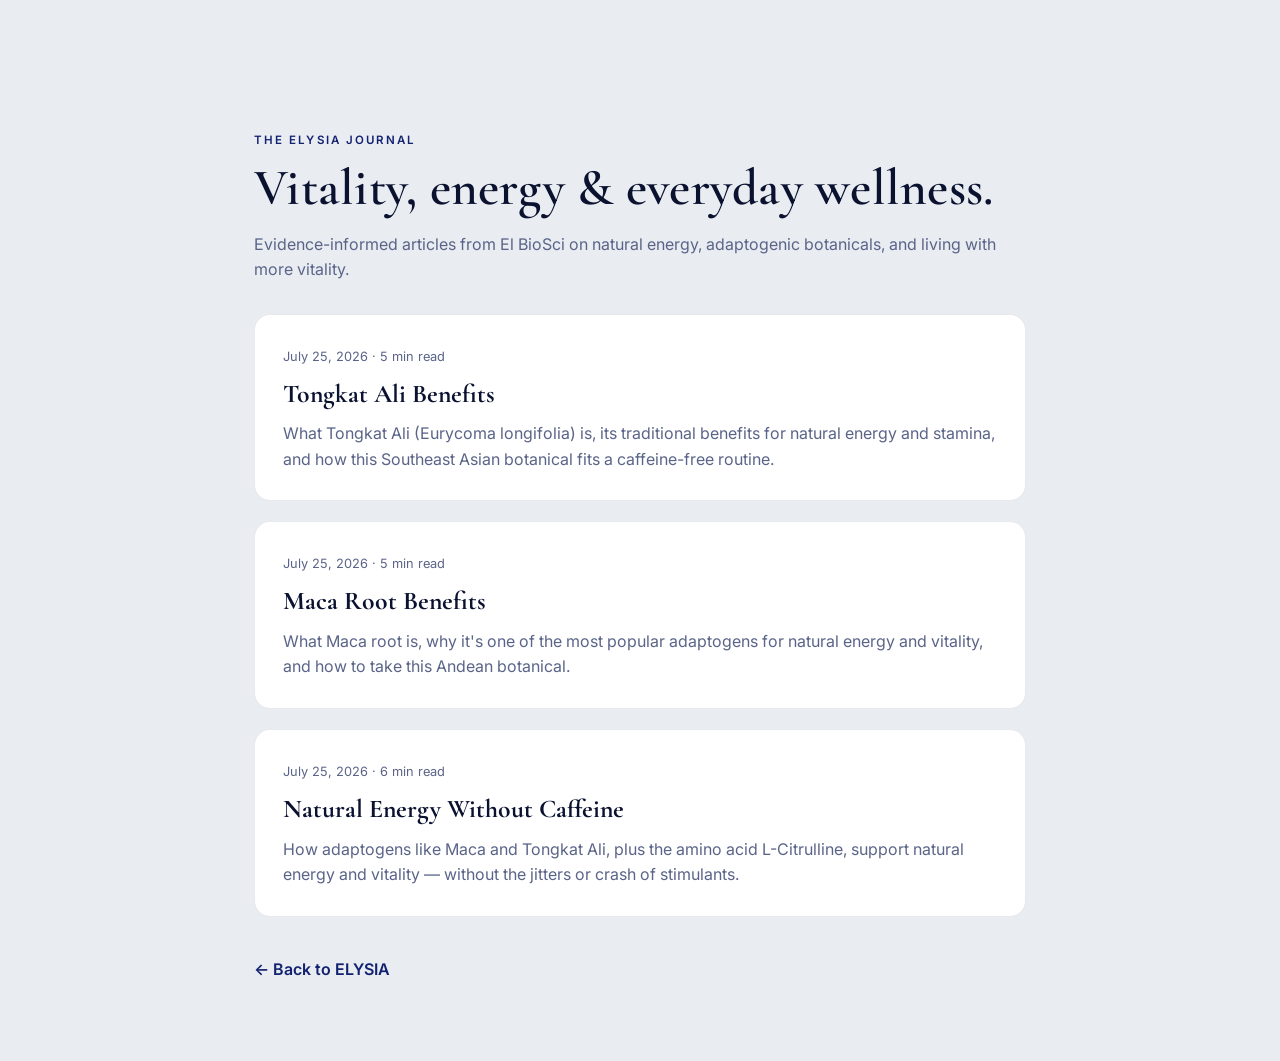
<file: blog/index.html>
<!DOCTYPE html>
<html lang="en">
<head>
  <meta charset="UTF-8" />
  <meta name="viewport" content="width=device-width, initial-scale=1.0" />

  <!-- Google tag (gtag.js) -->
  <script async src="https://www.googletagmanager.com/gtag/js?id=G-H2R525R21M"></script>
  <script>
    window.dataLayer = window.dataLayer || [];
    function gtag(){dataLayer.push(arguments);}
    gtag('js', new Date());
    gtag('config', 'G-H2R525R21M');
  </script>

  <title>ELYSIA Journal — Vitality, Energy &amp; Wellness | El BioSci</title>
  <meta name="description" content="The ELYSIA Journal by El BioSci: evidence-informed articles on natural energy, vitality, adaptogens like Maca and Tongkat Ali, and everyday wellness." />
  <link rel="canonical" href="https://elysiabiosci.com/blog/" />
  <meta name="robots" content="index, follow, max-image-preview:large, max-snippet:-1" />

  <meta property="og:type" content="website" />
  <meta property="og:site_name" content="ELYSIA by El BioSci" />
  <meta property="og:title" content="ELYSIA Journal — Vitality, Energy &amp; Wellness" />
  <meta property="og:description" content="Evidence-informed articles on natural energy, vitality, and everyday wellness from El BioSci." />
  <meta property="og:url" content="https://elysiabiosci.com/blog/" />
  <meta property="og:image" content="https://elysiabiosci.com/assets/Elysia_front_product.png" />

  <link rel="preconnect" href="https://fonts.googleapis.com" />
  <link rel="preconnect" href="https://fonts.gstatic.com" crossorigin />
  <link href="https://fonts.googleapis.com/css2?family=Cormorant+Garamond:wght@400;500;600;700&family=Inter:wght@300;400;500;600;700&display=swap" rel="stylesheet" />
  <link rel="stylesheet" href="../styles.css" />

  <script type="application/ld+json">
  {
    "@context": "https://schema.org",
    "@type": "Blog",
    "name": "ELYSIA Journal",
    "url": "https://elysiabiosci.com/blog/",
    "publisher": { "@type": "Organization", "name": "El BioSci", "url": "https://elysiabiosci.com" },
    "blogPost": [
      {
        "@type": "BlogPosting",
        "headline": "Tongkat Ali Benefits: The Southeast Asian Vitality Botanical",
        "url": "https://elysiabiosci.com/blog/tongkat-ali-benefits/",
        "datePublished": "2026-07-25",
        "author": { "@type": "Organization", "name": "El BioSci" }
      },
      {
        "@type": "BlogPosting",
        "headline": "Maca Root Benefits: The Andean Adaptogen for Energy and Vitality",
        "url": "https://elysiabiosci.com/blog/maca-root-benefits/",
        "datePublished": "2026-07-25",
        "author": { "@type": "Organization", "name": "El BioSci" }
      },
      {
        "@type": "BlogPosting",
        "headline": "Natural Energy Without Caffeine: How Adaptogens and Amino Acids Support Vitality",
        "url": "https://elysiabiosci.com/blog/natural-energy-without-caffeine/",
        "datePublished": "2026-07-25",
        "author": { "@type": "Organization", "name": "El BioSci" }
      }
    ]
  }
  </script>

  <style>
    .blog-wrap { max-width: 820px; margin: 0 auto; padding: 120px 24px 80px; }
    .blog-hero-eyebrow { text-transform: uppercase; letter-spacing: 0.18em; font-size: 0.72rem; font-weight: 600; color: var(--navy-700, #1a2f6b); }
    .blog-list { display: grid; gap: 20px; margin-top: 32px; }
    .post-card { display: block; padding: 28px; border: 1px solid var(--line, #e6e9f2); border-radius: 16px; text-decoration: none; color: inherit; transition: transform .15s ease, box-shadow .15s ease; background: #fff; }
    .post-card:hover { transform: translateY(-2px); box-shadow: 0 20px 40px -24px rgba(10,26,74,.3); }
    .post-card h2 { font-family: var(--font-serif, serif); font-size: 1.6rem; margin: 6px 0 8px; }
    .post-card p { color: var(--muted, #5a6488); margin: 0; line-height: 1.6; }
    .post-meta { font-size: 0.8rem; color: var(--muted, #5a6488); }
    .back-home { display: inline-block; margin-top: 40px; color: var(--navy-700, #1a2f6b); text-decoration: none; font-weight: 600; }
  </style>
</head>
<body>
  <main class="blog-wrap">
    <p class="blog-hero-eyebrow">The ELYSIA Journal</p>
    <h1 class="serif h-display">Vitality, energy &amp; everyday wellness.</h1>
    <p class="muted">Evidence-informed articles from El BioSci on natural energy, adaptogenic botanicals, and living with more vitality.</p>

    <div class="blog-list">
      <a class="post-card" href="tongkat-ali-benefits/">
        <span class="post-meta">July 25, 2026 · 5 min read</span>
        <h2>Tongkat Ali Benefits</h2>
        <p>What Tongkat Ali (Eurycoma longifolia) is, its traditional benefits for natural energy and stamina, and how this Southeast Asian botanical fits a caffeine-free routine.</p>
      </a>
      <a class="post-card" href="maca-root-benefits/">
        <span class="post-meta">July 25, 2026 · 5 min read</span>
        <h2>Maca Root Benefits</h2>
        <p>What Maca root is, why it's one of the most popular adaptogens for natural energy and vitality, and how to take this Andean botanical.</p>
      </a>
      <a class="post-card" href="natural-energy-without-caffeine/">
        <span class="post-meta">July 25, 2026 · 6 min read</span>
        <h2>Natural Energy Without Caffeine</h2>
        <p>How adaptogens like Maca and Tongkat Ali, plus the amino acid L-Citrulline, support natural energy and vitality — without the jitters or crash of stimulants.</p>
      </a>
    </div>

    <a class="back-home" href="/">&larr; Back to ELYSIA</a>
  </main>
</body>
</html>
</file>
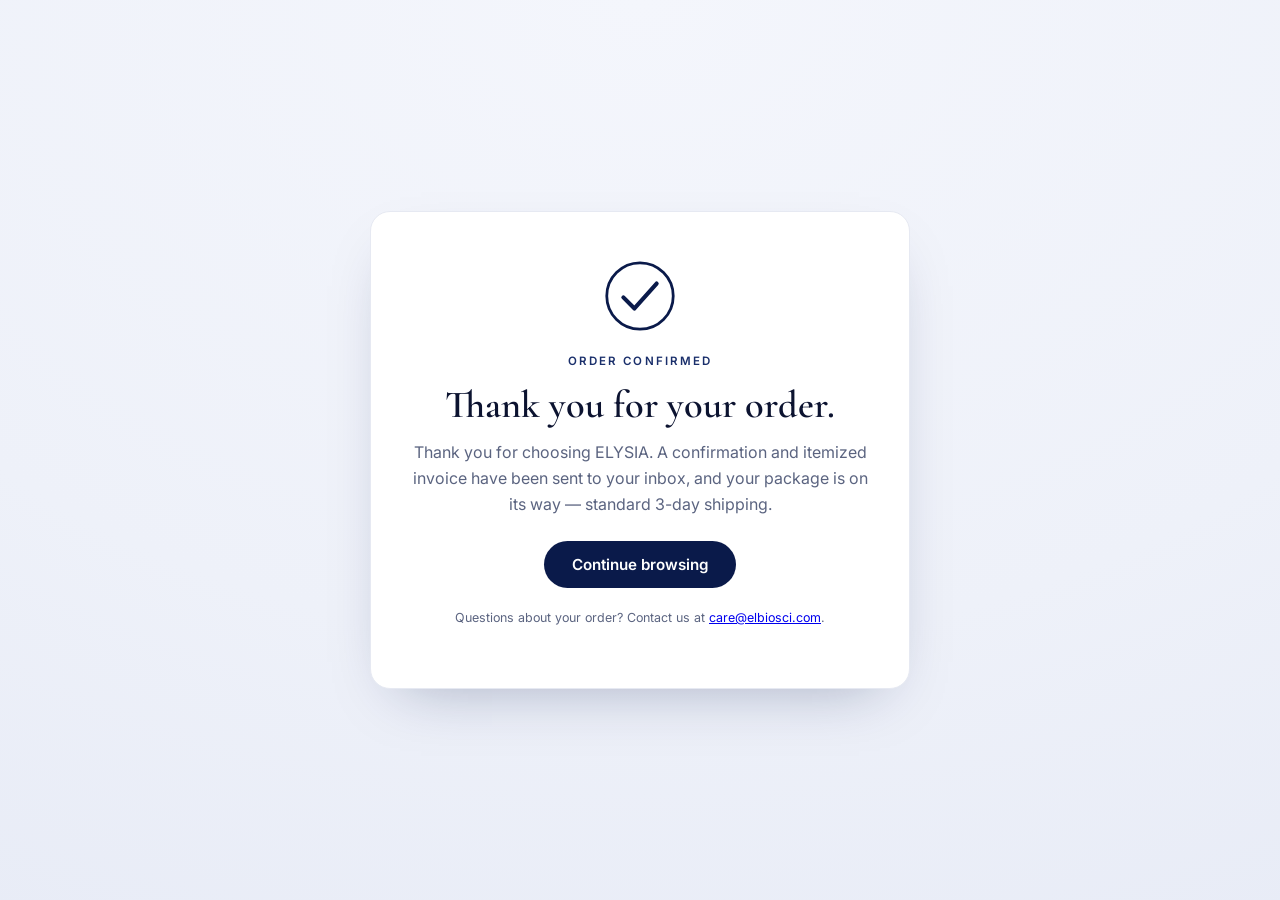
<file: thank-you/index.html>
<!DOCTYPE html>
<html lang="en">
<head>
  <meta charset="UTF-8" />
  <meta name="viewport" content="width=device-width, initial-scale=1.0" />

  <!-- Google tag (gtag.js) -->
  <script async src="https://www.googletagmanager.com/gtag/js?id=G-H2R525R21M"></script>
  <script>
    window.dataLayer = window.dataLayer || [];
    function gtag(){dataLayer.push(arguments);}
    gtag('js', new Date());
    gtag('config', 'G-H2R525R21M');
  </script>

  <meta name="robots" content="noindex" />
  <title>Thank You — ELYSIA by El BioSci</title>

  <link rel="preconnect" href="https://fonts.googleapis.com" />
  <link rel="preconnect" href="https://fonts.gstatic.com" crossorigin />
  <link
    href="https://fonts.googleapis.com/css2?family=Cormorant+Garamond:wght@400;500;600;700&family=Inter:wght@300;400;500;600;700&display=swap"
    rel="stylesheet"
  />

  <style>
    :root {
      --navy-900: #0a1a4a;
      --navy-700: #1a2f6b;
      --ink: #0c1330;
      --muted: #5b6480;
      --line: #e6e9f2;
      --font-serif: 'Cormorant Garamond', Georgia, serif;
      --font-sans: 'Inter', system-ui, sans-serif;
    }
    * { box-sizing: border-box; }
    body {
      margin: 0;
      min-height: 100vh;
      display: grid;
      place-items: center;
      padding: 32px;
      font-family: var(--font-sans);
      color: var(--ink);
      background: radial-gradient(120% 120% at 50% 0%, #f4f6fc 0%, #eef1f9 60%, #e7ebf6 100%);
    }
    .card {
      max-width: 540px;
      width: 100%;
      background: #fff;
      border: 1px solid var(--line);
      border-radius: 20px;
      padding: 48px 40px;
      text-align: center;
      box-shadow: 0 24px 60px -30px rgba(10, 26, 74, 0.35);
    }
    .check {
      width: 72px;
      height: 72px;
      margin: 0 auto 20px;
      color: var(--navy-900);
    }
    .check svg { width: 100%; height: 100%; }
    .eyebrow {
      text-transform: uppercase;
      letter-spacing: 0.18em;
      font-size: 0.72rem;
      font-weight: 600;
      color: var(--navy-700);
    }
    h1 {
      font-family: var(--font-serif);
      font-weight: 600;
      font-size: 2.4rem;
      margin: 8px 0 12px;
    }
    p { color: var(--muted); line-height: 1.6; margin: 0 auto 12px; }
    .order {
      margin: 22px 0;
      padding: 14px 16px;
      background: #f7f9ff;
      border: 1px solid var(--line);
      border-radius: 12px;
      font-size: 0.9rem;
      color: var(--ink);
      word-break: break-all;
    }
    .order span { color: var(--muted); }
    .btn {
      display: inline-block;
      margin-top: 12px;
      padding: 14px 28px;
      border-radius: 999px;
      background: var(--navy-900);
      color: #fff;
      text-decoration: none;
      font-weight: 600;
      font-size: 0.95rem;
      transition: transform 0.15s ease, background 0.15s ease;
    }
    .btn:hover { background: var(--navy-700); transform: translateY(-1px); }
    .fine { font-size: 0.78rem; margin-top: 20px; }
  </style>
</head>
<body>
  <main class="card">
    <div class="check" aria-hidden="true">
      <svg viewBox="0 0 52 52"><circle cx="26" cy="26" r="24" fill="none" stroke="currentColor" stroke-width="2"/><path fill="none" stroke="currentColor" stroke-width="3" stroke-linecap="round" stroke-linejoin="round" d="m14 27 8 8 16-18"/></svg>
    </div>
    <p class="eyebrow">Order Confirmed</p>
    <h1>Thank you for your order.</h1>
    <p>Thank you for choosing ELYSIA. A confirmation and itemized invoice have been sent to your inbox, and your package is on its way &mdash; standard 3-day shipping.</p>

    <div class="order" id="orderRef" hidden>
      <span>Order reference:</span><br />
      <strong id="orderId"></strong>
    </div>

    <a class="btn" href="/">Continue browsing</a>

    <p class="fine">Questions about your order? Contact us at <a href="mailto:care@elbiosci.com">care@elbiosci.com</a>.</p>
  </main>

  <script>
    (function () {
      const params = new URLSearchParams(window.location.search);
      const sessionId = params.get('session_id');

      // Show the order reference if present.
      if (sessionId) {
        document.getElementById('orderId').textContent = sessionId;
        document.getElementById('orderRef').hidden = false;
      }

      // Fire the GA4 purchase event once per session (dedupe on refresh).
      if (typeof gtag === 'function' && sessionId && !sessionStorage.getItem('ga_purchase_' + sessionId)) {
        gtag('event', 'purchase', {
          transaction_id: sessionId,
          currency: 'USD'
        });
        sessionStorage.setItem('ga_purchase_' + sessionId, '1');
      }

      /* -----------------------------------------------------------
         GOOGLE ADS CONVERSION TAG  (optional — add when ready)
         -----------------------------------------------------------
         In Google Ads: Tools → Conversions → create a "Purchase"
         conversion. You'll get a Conversion ID (AW-XXXXXXXXX) and a
         Conversion Label. Then uncomment + fill in below:

         gtag('event', 'conversion', {
           send_to: 'AW-XXXXXXXXX/YOUR_CONVERSION_LABEL',
           transaction_id: sessionId
         });

         (Also add the AW-XXXXXXXXX config to the gtag setup in <head>.)
         ----------------------------------------------------------- */
    })();
  </script>
</body>
</html>
</file>
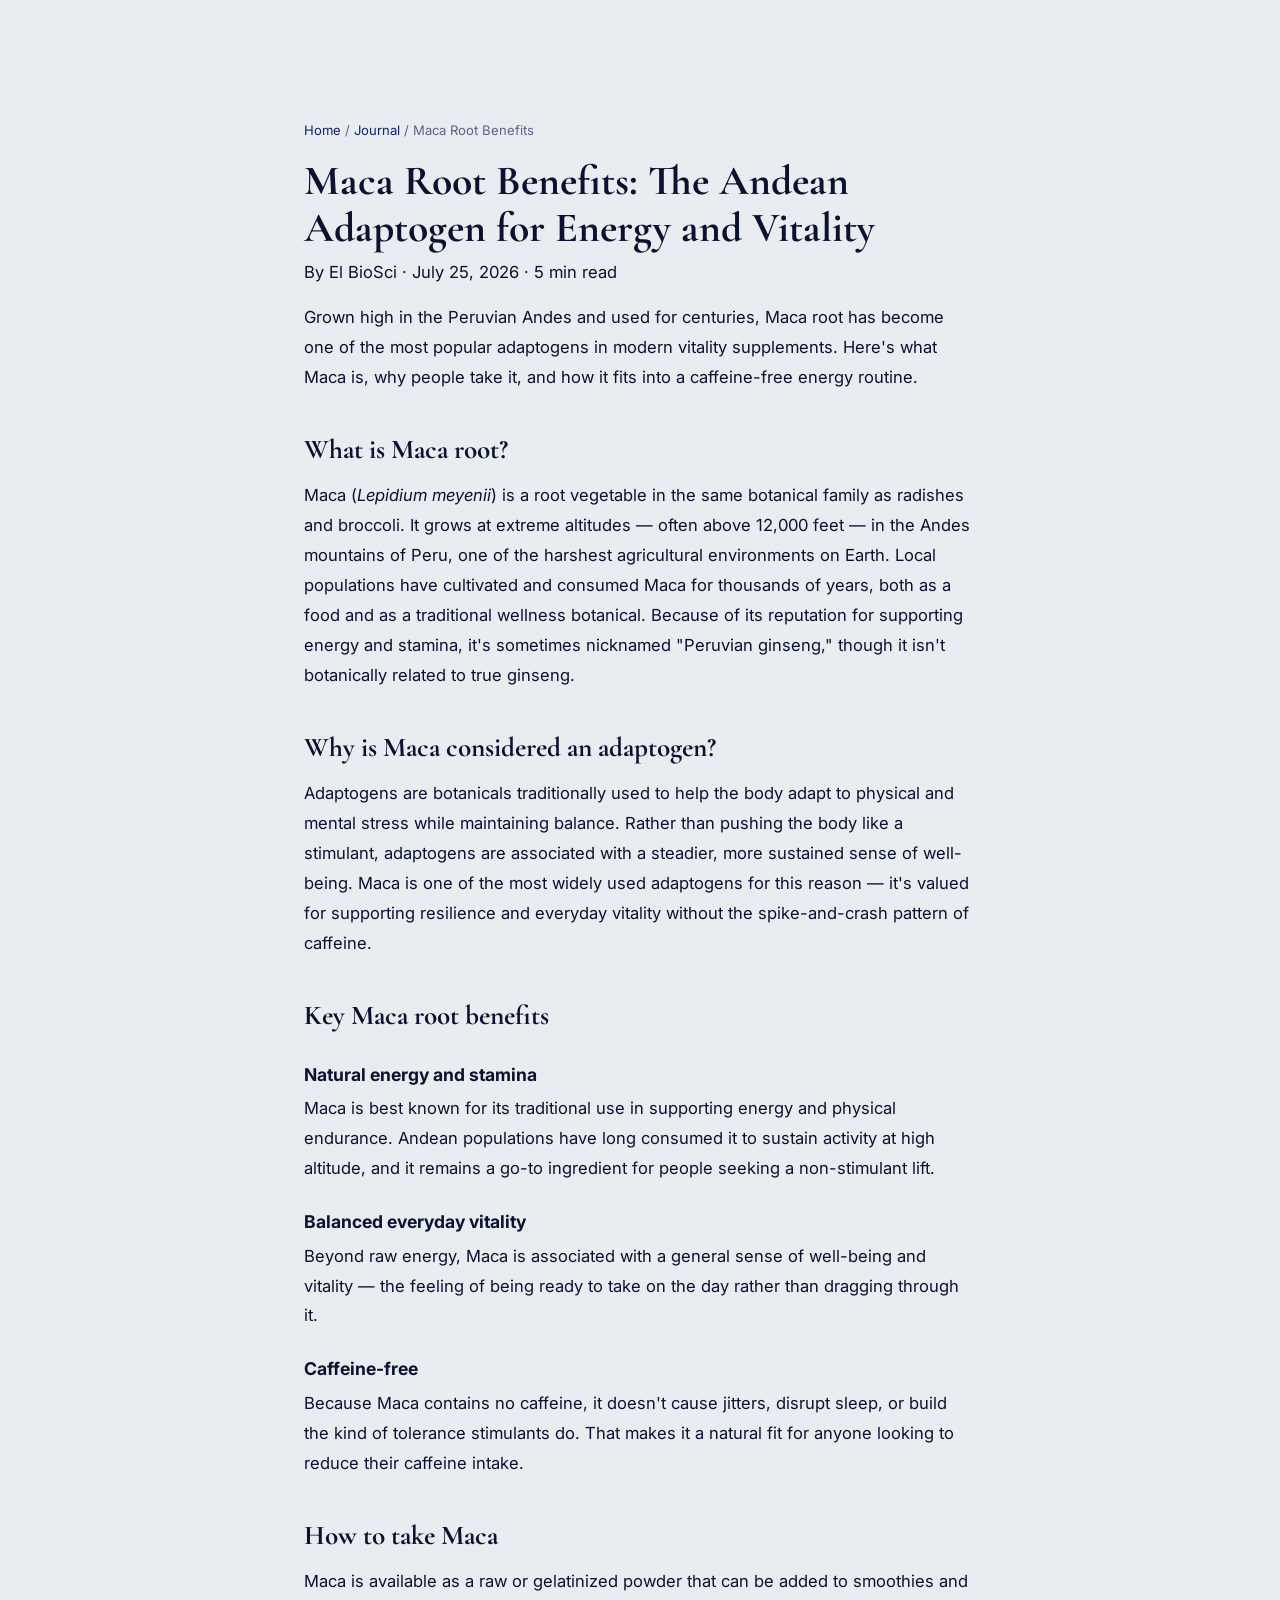
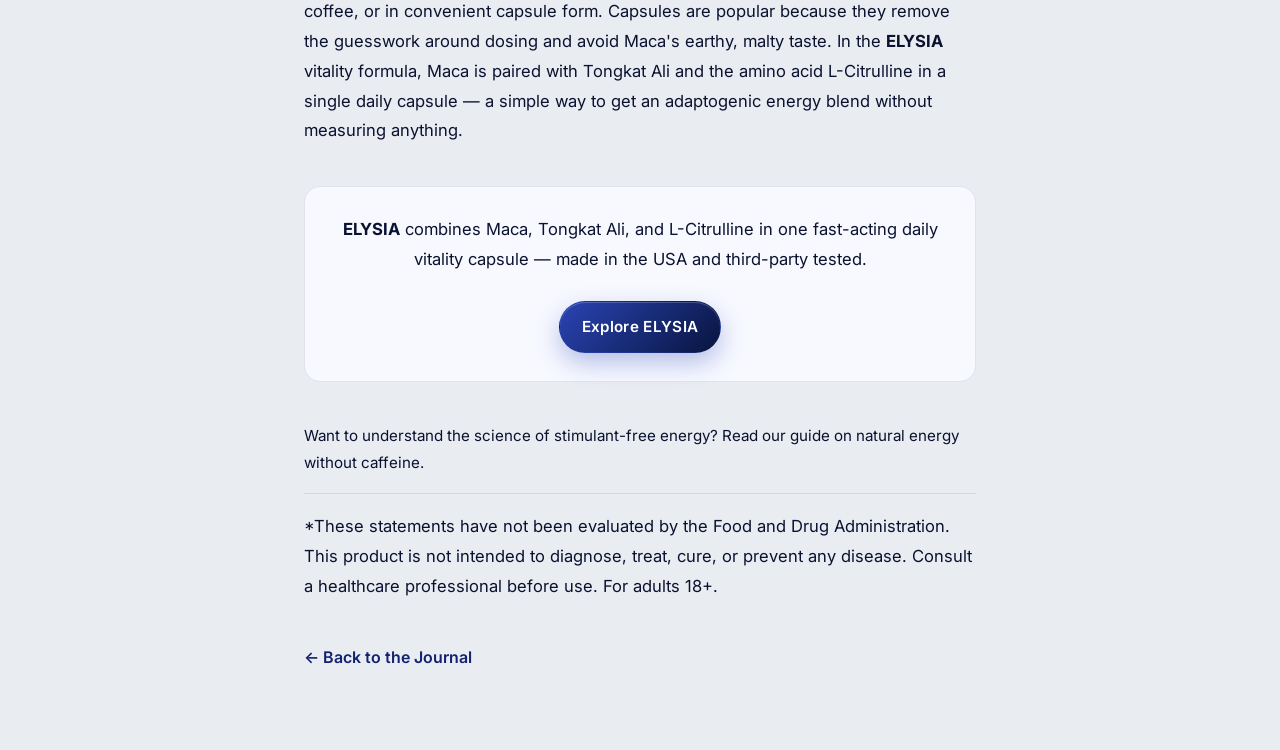
<file: blog/maca-root-benefits/index.html>
<!DOCTYPE html>
<html lang="en">
<head>
  <meta charset="UTF-8" />
  <meta name="viewport" content="width=device-width, initial-scale=1.0" />

  <!-- Google tag (gtag.js) -->
  <script async src="https://www.googletagmanager.com/gtag/js?id=G-H2R525R21M"></script>
  <script>
    window.dataLayer = window.dataLayer || [];
    function gtag(){dataLayer.push(arguments);}
    gtag('js', new Date());
    gtag('config', 'G-H2R525R21M');
  </script>

  <title>Maca Root Benefits: The Andean Adaptogen for Energy &amp; Vitality | ELYSIA</title>
  <meta name="description" content="What is Maca root and what are its benefits? Learn how this Peruvian adaptogen supports natural energy, endurance, and everyday vitality — plus how to take it." />
  <link rel="canonical" href="https://elysiabiosci.com/blog/maca-root-benefits/" />
  <meta name="robots" content="index, follow, max-image-preview:large, max-snippet:-1" />
  <meta name="author" content="El BioSci" />
  <meta name="keywords" content="Maca root benefits, what is Maca, Peruvian ginseng, adaptogen, natural energy, Maca for vitality, Lepidium meyenii" />

  <meta property="og:type" content="article" />
  <meta property="og:site_name" content="ELYSIA by El BioSci" />
  <meta property="og:title" content="Maca Root Benefits: The Andean Adaptogen for Energy &amp; Vitality" />
  <meta property="og:description" content="How the Peruvian adaptogen Maca supports natural energy, endurance, and everyday vitality — plus how to take it." />
  <meta property="og:url" content="https://elysiabiosci.com/blog/maca-root-benefits/" />
  <meta property="og:image" content="https://elysiabiosci.com/assets/Elysia_front_product.png" />
  <meta property="article:published_time" content="2026-07-25" />

  <meta name="twitter:card" content="summary_large_image" />
  <meta name="twitter:title" content="Maca Root Benefits: The Andean Adaptogen for Energy &amp; Vitality" />
  <meta name="twitter:description" content="How the Peruvian adaptogen Maca supports natural energy and everyday vitality." />
  <meta name="twitter:image" content="https://elysiabiosci.com/assets/Elysia_front_product.png" />

  <link rel="preconnect" href="https://fonts.googleapis.com" />
  <link rel="preconnect" href="https://fonts.gstatic.com" crossorigin />
  <link href="https://fonts.googleapis.com/css2?family=Cormorant+Garamond:wght@400;500;600;700&family=Inter:wght@300;400;500;600;700&display=swap" rel="stylesheet" />
  <link rel="stylesheet" href="../../styles.css" />

  <!-- Article structured data -->
  <script type="application/ld+json">
  {
    "@context": "https://schema.org",
    "@type": "BlogPosting",
    "headline": "Maca Root Benefits: The Andean Adaptogen for Energy and Vitality",
    "description": "What is Maca root and what are its benefits? How this Peruvian adaptogen supports natural energy, endurance, and everyday vitality.",
    "image": "https://elysiabiosci.com/assets/Elysia_front_product.png",
    "datePublished": "2026-07-25",
    "dateModified": "2026-07-25",
    "author": { "@type": "Organization", "name": "El BioSci", "url": "https://elysiabiosci.com" },
    "publisher": {
      "@type": "Organization",
      "name": "El BioSci",
      "logo": { "@type": "ImageObject", "url": "https://elysiabiosci.com/assets/Elysia_front_product.png" }
    },
    "mainEntityOfPage": { "@type": "WebPage", "@id": "https://elysiabiosci.com/blog/maca-root-benefits/" }
  }
  </script>

  <!-- FAQ structured data -->
  <script type="application/ld+json">
  {
    "@context": "https://schema.org",
    "@type": "FAQPage",
    "mainEntity": [
      {
        "@type": "Question",
        "name": "What is Maca root?",
        "acceptedAnswer": { "@type": "Answer", "text": "Maca (Lepidium meyenii) is an adaptogenic root vegetable native to the high Andes mountains of Peru. It has been cultivated and used for centuries to support energy, endurance, and vitality, and is sometimes called Peruvian ginseng." }
      },
      {
        "@type": "Question",
        "name": "What are the benefits of Maca root?",
        "acceptedAnswer": { "@type": "Answer", "text": "Maca is traditionally associated with supporting natural energy, stamina, endurance, and a balanced sense of well-being. As an adaptogen, it is used to help the body adapt to everyday stress without the stimulant effect of caffeine." }
      },
      {
        "@type": "Question",
        "name": "How do you take Maca?",
        "acceptedAnswer": { "@type": "Answer", "text": "Maca is available as a powder or in capsule form. In the ELYSIA vitality formula, Maca is combined with Tongkat Ali and L-Citrulline in a single daily capsule, so no measuring or mixing is required." }
      },
      {
        "@type": "Question",
        "name": "Does Maca contain caffeine?",
        "acceptedAnswer": { "@type": "Answer", "text": "No. Maca is a non-stimulant botanical and contains no caffeine, which is why it is popular with people who want to support energy without jitters or a crash." }
      }
    ]
  }
  </script>

  <!-- Breadcrumbs -->
  <script type="application/ld+json">
  {
    "@context": "https://schema.org",
    "@type": "BreadcrumbList",
    "itemListElement": [
      { "@type": "ListItem", "position": 1, "name": "Home", "item": "https://elysiabiosci.com/" },
      { "@type": "ListItem", "position": 2, "name": "Journal", "item": "https://elysiabiosci.com/blog/" },
      { "@type": "ListItem", "position": 3, "name": "Maca Root Benefits", "item": "https://elysiabiosci.com/blog/maca-root-benefits/" }
    ]
  }
  </script>

  <style>
    .article-wrap { max-width: 720px; margin: 0 auto; padding: 120px 24px 80px; }
    .crumbs { font-size: 0.82rem; color: var(--muted, #5a6488); margin-bottom: 18px; }
    .crumbs a { color: var(--navy-700, #1a2f6b); text-decoration: none; }
    .article-meta { font-size: 0.85rem; color: var(--muted, #5a6488); margin: 8px 0 28px; }
    .article-wrap h1 { font-family: var(--font-serif, serif); font-size: 2.6rem; line-height: 1.12; margin: 0 0 6px; }
    .article-wrap h2 { font-family: var(--font-serif, serif); font-size: 1.7rem; margin: 36px 0 10px; }
    .article-wrap h3 { font-size: 1.1rem; margin: 24px 0 6px; }
    .article-wrap p, .article-wrap li { color: var(--ink, #0a1230); line-height: 1.8; font-size: 1.04rem; }
    .article-wrap p { margin: 0 0 16px; }
    .article-wrap ul { margin: 0 0 16px; padding-left: 22px; }
    .lede { font-size: 1.18rem; color: var(--muted, #5a6488); }
    .cta-box { margin: 40px 0; padding: 28px; border: 1px solid var(--line, #e6e9f2); border-radius: 16px; background: #f7f9ff; text-align: center; }
    .cta-box .btn { margin-top: 10px; }
    .disclaimer { margin-top: 40px; font-size: 0.78rem; color: var(--muted, #5a6488); border-top: 1px solid var(--line, #e6e9f2); padding-top: 18px; }
    .back-home { display: inline-block; margin-top: 28px; color: var(--navy-700, #1a2f6b); text-decoration: none; font-weight: 600; }
  </style>
</head>
<body>
  <article class="article-wrap">
    <nav class="crumbs" aria-label="Breadcrumb">
      <a href="/">Home</a> / <a href="/blog/">Journal</a> / Maca Root Benefits
    </nav>

    <h1>Maca Root Benefits: The Andean Adaptogen for Energy and Vitality</h1>
    <p class="article-meta">By El BioSci · July 25, 2026 · 5 min read</p>

    <p class="lede">Grown high in the Peruvian Andes and used for centuries, Maca root has become one of the most popular adaptogens in modern vitality supplements. Here's what Maca is, why people take it, and how it fits into a caffeine-free energy routine.</p>

    <h2>What is Maca root?</h2>
    <p>Maca (<em>Lepidium meyenii</em>) is a root vegetable in the same botanical family as radishes and broccoli. It grows at extreme altitudes — often above 12,000 feet — in the Andes mountains of Peru, one of the harshest agricultural environments on Earth. Local populations have cultivated and consumed Maca for thousands of years, both as a food and as a traditional wellness botanical. Because of its reputation for supporting energy and stamina, it's sometimes nicknamed "Peruvian ginseng," though it isn't botanically related to true ginseng.</p>

    <h2>Why is Maca considered an adaptogen?</h2>
    <p>Adaptogens are botanicals traditionally used to help the body adapt to physical and mental stress while maintaining balance. Rather than pushing the body like a stimulant, adaptogens are associated with a steadier, more sustained sense of well-being. Maca is one of the most widely used adaptogens for this reason — it's valued for supporting resilience and everyday vitality without the spike-and-crash pattern of caffeine.</p>

    <h2>Key Maca root benefits</h2>
    <h3>Natural energy and stamina</h3>
    <p>Maca is best known for its traditional use in supporting energy and physical endurance. Andean populations have long consumed it to sustain activity at high altitude, and it remains a go-to ingredient for people seeking a non-stimulant lift.</p>

    <h3>Balanced everyday vitality</h3>
    <p>Beyond raw energy, Maca is associated with a general sense of well-being and vitality — the feeling of being ready to take on the day rather than dragging through it.</p>

    <h3>Caffeine-free</h3>
    <p>Because Maca contains no caffeine, it doesn't cause jitters, disrupt sleep, or build the kind of tolerance stimulants do. That makes it a natural fit for anyone looking to reduce their caffeine intake.</p>

    <h2>How to take Maca</h2>
    <p>Maca is available as a raw or gelatinized powder that can be added to smoothies and coffee, or in convenient capsule form. Capsules are popular because they remove the guesswork around dosing and avoid Maca's earthy, malty taste. In the <strong>ELYSIA</strong> vitality formula, Maca is paired with Tongkat Ali and the amino acid L-Citrulline in a single daily capsule — a simple way to get an adaptogenic energy blend without measuring anything.</p>

    <div class="cta-box">
      <p><strong>ELYSIA</strong> combines Maca, Tongkat Ali, and L-Citrulline in one fast-acting daily vitality capsule — made in the USA and third-party tested.</p>
      <a class="btn btn-primary" href="/#buy">Explore ELYSIA</a>
    </div>

    <p style="font-size:0.95rem;">Want to understand the science of stimulant-free energy? Read our guide on <a href="/blog/natural-energy-without-caffeine/">natural energy without caffeine</a>.</p>

    <p class="disclaimer">*These statements have not been evaluated by the Food and Drug Administration. This product is not intended to diagnose, treat, cure, or prevent any disease. Consult a healthcare professional before use. For adults 18+.</p>

    <a class="back-home" href="/blog/">&larr; Back to the Journal</a>
  </article>
</body>
</html>
</file>
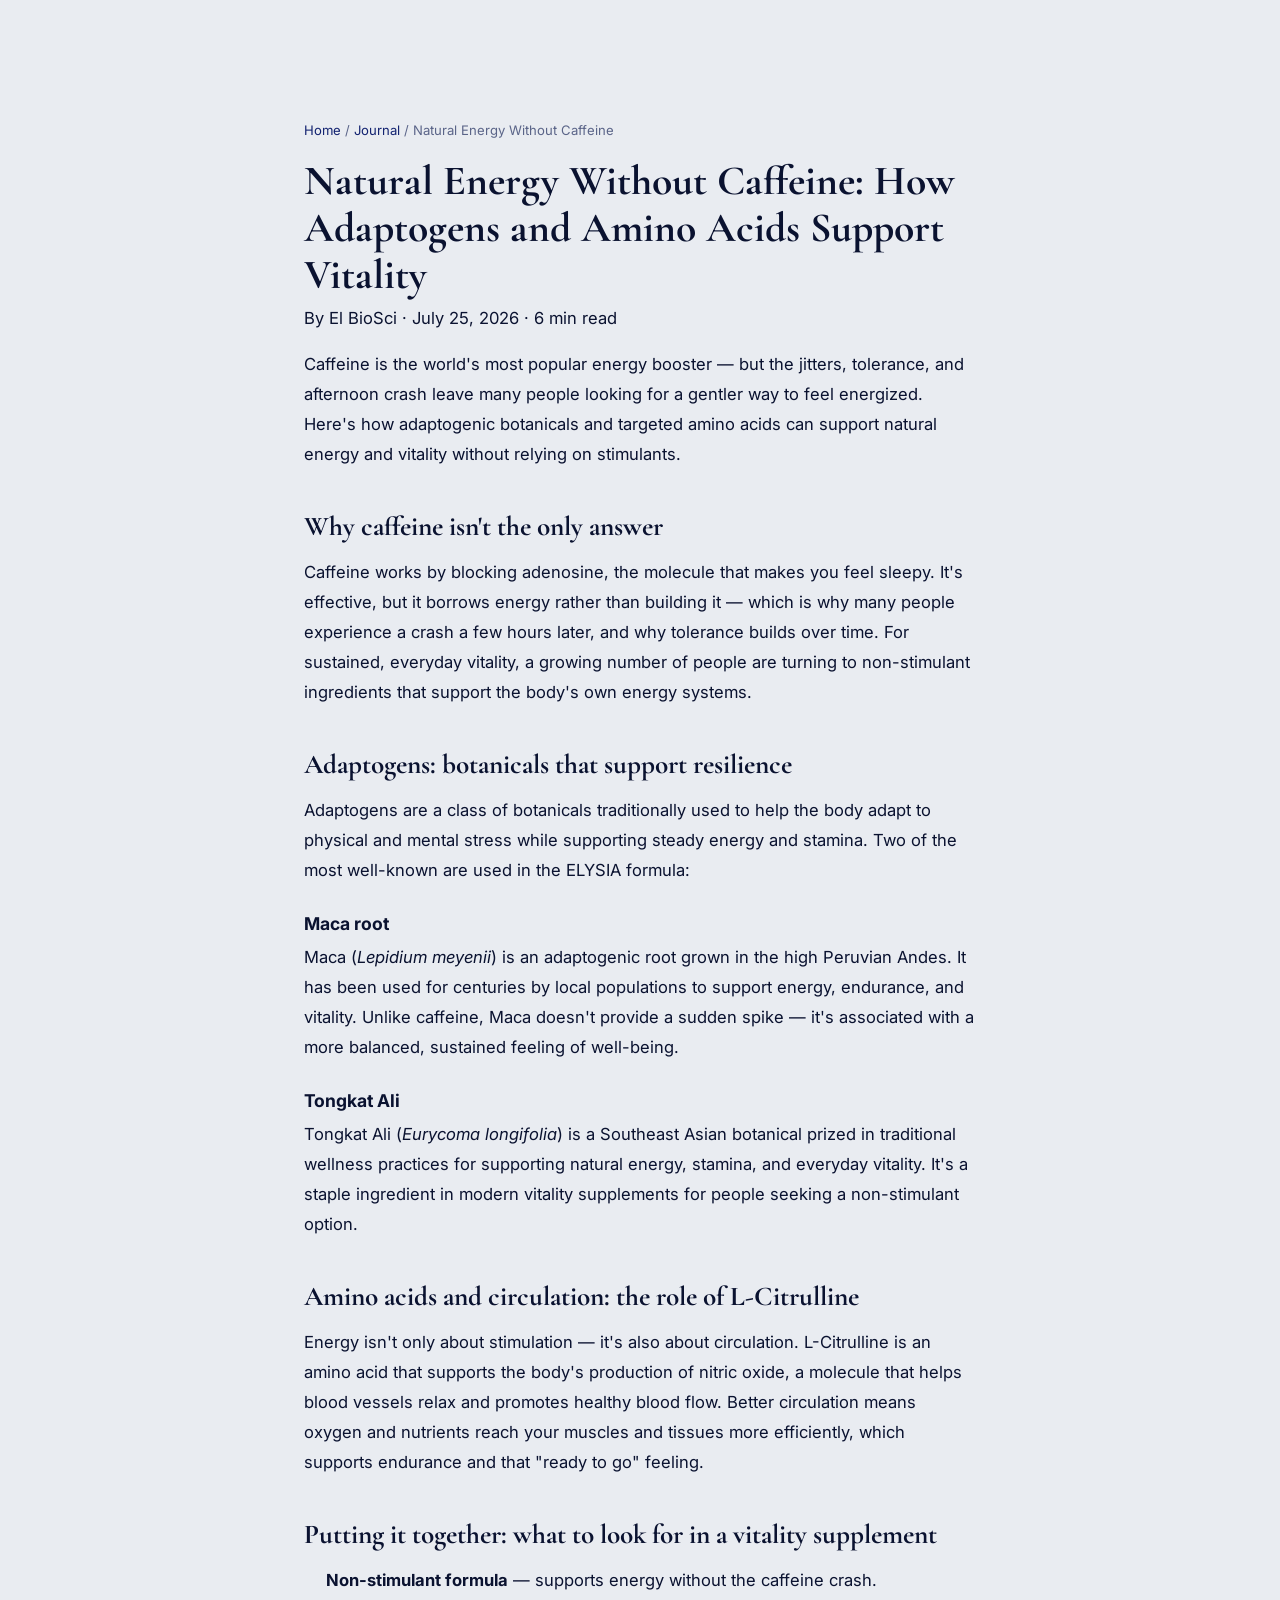
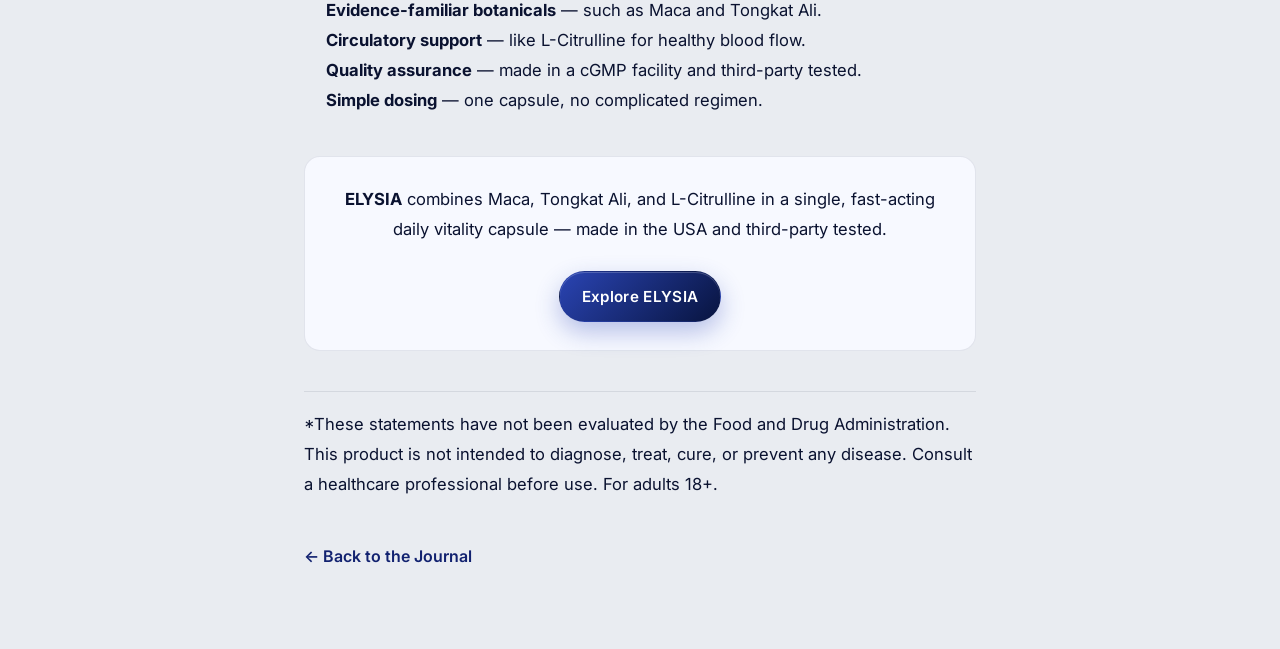
<file: blog/natural-energy-without-caffeine/index.html>
<!DOCTYPE html>
<html lang="en">
<head>
  <meta charset="UTF-8" />
  <meta name="viewport" content="width=device-width, initial-scale=1.0" />

  <!-- Google tag (gtag.js) -->
  <script async src="https://www.googletagmanager.com/gtag/js?id=G-H2R525R21M"></script>
  <script>
    window.dataLayer = window.dataLayer || [];
    function gtag(){dataLayer.push(arguments);}
    gtag('js', new Date());
    gtag('config', 'G-H2R525R21M');
  </script>

  <title>Natural Energy Without Caffeine: Adaptogens &amp; Amino Acids for Vitality | ELYSIA</title>
  <meta name="description" content="Learn how adaptogens like Maca and Tongkat Ali and the amino acid L-Citrulline support natural energy and vitality — without the jitters or crash of caffeine." />
  <link rel="canonical" href="https://elysiabiosci.com/blog/natural-energy-without-caffeine/" />
  <meta name="robots" content="index, follow, max-image-preview:large, max-snippet:-1" />
  <meta name="author" content="El BioSci" />
  <meta name="keywords" content="natural energy without caffeine, adaptogens, Maca root benefits, Tongkat Ali, L-Citrulline, vitality supplement, non-stimulant energy" />

  <meta property="og:type" content="article" />
  <meta property="og:site_name" content="ELYSIA by El BioSci" />
  <meta property="og:title" content="Natural Energy Without Caffeine: Adaptogens &amp; Amino Acids for Vitality" />
  <meta property="og:description" content="How adaptogens like Maca and Tongkat Ali and the amino acid L-Citrulline support natural energy and vitality — without caffeine." />
  <meta property="og:url" content="https://elysiabiosci.com/blog/natural-energy-without-caffeine/" />
  <meta property="og:image" content="https://elysiabiosci.com/assets/Elysia_front_product.png" />
  <meta property="article:published_time" content="2026-07-25" />

  <meta name="twitter:card" content="summary_large_image" />
  <meta name="twitter:title" content="Natural Energy Without Caffeine: Adaptogens &amp; Amino Acids for Vitality" />
  <meta name="twitter:description" content="How adaptogens and amino acids support natural energy and vitality — without caffeine." />
  <meta name="twitter:image" content="https://elysiabiosci.com/assets/Elysia_front_product.png" />

  <link rel="preconnect" href="https://fonts.googleapis.com" />
  <link rel="preconnect" href="https://fonts.gstatic.com" crossorigin />
  <link href="https://fonts.googleapis.com/css2?family=Cormorant+Garamond:wght@400;500;600;700&family=Inter:wght@300;400;500;600;700&display=swap" rel="stylesheet" />
  <link rel="stylesheet" href="../../styles.css" />

  <!-- Article structured data -->
  <script type="application/ld+json">
  {
    "@context": "https://schema.org",
    "@type": "BlogPosting",
    "headline": "Natural Energy Without Caffeine: How Adaptogens and Amino Acids Support Vitality",
    "description": "How adaptogens like Maca and Tongkat Ali and the amino acid L-Citrulline support natural energy and vitality — without the jitters or crash of caffeine.",
    "image": "https://elysiabiosci.com/assets/Elysia_front_product.png",
    "datePublished": "2026-07-25",
    "dateModified": "2026-07-25",
    "author": { "@type": "Organization", "name": "El BioSci", "url": "https://elysiabiosci.com" },
    "publisher": {
      "@type": "Organization",
      "name": "El BioSci",
      "logo": { "@type": "ImageObject", "url": "https://elysiabiosci.com/assets/Elysia_front_product.png" }
    },
    "mainEntityOfPage": { "@type": "WebPage", "@id": "https://elysiabiosci.com/blog/natural-energy-without-caffeine/" }
  }
  </script>

  <!-- Breadcrumbs -->
  <script type="application/ld+json">
  {
    "@context": "https://schema.org",
    "@type": "BreadcrumbList",
    "itemListElement": [
      { "@type": "ListItem", "position": 1, "name": "Home", "item": "https://elysiabiosci.com/" },
      { "@type": "ListItem", "position": 2, "name": "Journal", "item": "https://elysiabiosci.com/blog/" },
      { "@type": "ListItem", "position": 3, "name": "Natural Energy Without Caffeine", "item": "https://elysiabiosci.com/blog/natural-energy-without-caffeine/" }
    ]
  }
  </script>

  <style>
    .article-wrap { max-width: 720px; margin: 0 auto; padding: 120px 24px 80px; }
    .crumbs { font-size: 0.82rem; color: var(--muted, #5a6488); margin-bottom: 18px; }
    .crumbs a { color: var(--navy-700, #1a2f6b); text-decoration: none; }
    .article-meta { font-size: 0.85rem; color: var(--muted, #5a6488); margin: 8px 0 28px; }
    .article-wrap h1 { font-family: var(--font-serif, serif); font-size: 2.6rem; line-height: 1.12; margin: 0 0 6px; }
    .article-wrap h2 { font-family: var(--font-serif, serif); font-size: 1.7rem; margin: 36px 0 10px; }
    .article-wrap h3 { font-size: 1.1rem; margin: 24px 0 6px; }
    .article-wrap p, .article-wrap li { color: var(--ink, #0a1230); line-height: 1.8; font-size: 1.04rem; }
    .article-wrap p { margin: 0 0 16px; }
    .article-wrap ul { margin: 0 0 16px; padding-left: 22px; }
    .lede { font-size: 1.18rem; color: var(--muted, #5a6488); }
    .cta-box { margin: 40px 0; padding: 28px; border: 1px solid var(--line, #e6e9f2); border-radius: 16px; background: #f7f9ff; text-align: center; }
    .cta-box .btn { margin-top: 10px; }
    .disclaimer { margin-top: 40px; font-size: 0.78rem; color: var(--muted, #5a6488); border-top: 1px solid var(--line, #e6e9f2); padding-top: 18px; }
    .back-home { display: inline-block; margin-top: 28px; color: var(--navy-700, #1a2f6b); text-decoration: none; font-weight: 600; }
  </style>
</head>
<body>
  <article class="article-wrap">
    <nav class="crumbs" aria-label="Breadcrumb">
      <a href="/">Home</a> / <a href="/blog/">Journal</a> / Natural Energy Without Caffeine
    </nav>

    <h1>Natural Energy Without Caffeine: How Adaptogens and Amino Acids Support Vitality</h1>
    <p class="article-meta">By El BioSci · July 25, 2026 · 6 min read</p>

    <p class="lede">Caffeine is the world's most popular energy booster — but the jitters, tolerance, and afternoon crash leave many people looking for a gentler way to feel energized. Here's how adaptogenic botanicals and targeted amino acids can support natural energy and vitality without relying on stimulants.</p>

    <h2>Why caffeine isn't the only answer</h2>
    <p>Caffeine works by blocking adenosine, the molecule that makes you feel sleepy. It's effective, but it borrows energy rather than building it — which is why many people experience a crash a few hours later, and why tolerance builds over time. For sustained, everyday vitality, a growing number of people are turning to non-stimulant ingredients that support the body's own energy systems.</p>

    <h2>Adaptogens: botanicals that support resilience</h2>
    <p>Adaptogens are a class of botanicals traditionally used to help the body adapt to physical and mental stress while supporting steady energy and stamina. Two of the most well-known are used in the ELYSIA formula:</p>

    <h3>Maca root</h3>
    <p>Maca (<em>Lepidium meyenii</em>) is an adaptogenic root grown in the high Peruvian Andes. It has been used for centuries by local populations to support energy, endurance, and vitality. Unlike caffeine, Maca doesn't provide a sudden spike — it's associated with a more balanced, sustained feeling of well-being.</p>

    <h3>Tongkat Ali</h3>
    <p>Tongkat Ali (<em>Eurycoma longifolia</em>) is a Southeast Asian botanical prized in traditional wellness practices for supporting natural energy, stamina, and everyday vitality. It's a staple ingredient in modern vitality supplements for people seeking a non-stimulant option.</p>

    <h2>Amino acids and circulation: the role of L-Citrulline</h2>
    <p>Energy isn't only about stimulation — it's also about circulation. L-Citrulline is an amino acid that supports the body's production of nitric oxide, a molecule that helps blood vessels relax and promotes healthy blood flow. Better circulation means oxygen and nutrients reach your muscles and tissues more efficiently, which supports endurance and that "ready to go" feeling.</p>

    <h2>Putting it together: what to look for in a vitality supplement</h2>
    <ul>
      <li><strong>Non-stimulant formula</strong> — supports energy without the caffeine crash.</li>
      <li><strong>Evidence-familiar botanicals</strong> — such as Maca and Tongkat Ali.</li>
      <li><strong>Circulatory support</strong> — like L-Citrulline for healthy blood flow.</li>
      <li><strong>Quality assurance</strong> — made in a cGMP facility and third-party tested.</li>
      <li><strong>Simple dosing</strong> — one capsule, no complicated regimen.</li>
    </ul>

    <div class="cta-box">
      <p><strong>ELYSIA</strong> combines Maca, Tongkat Ali, and L-Citrulline in a single, fast-acting daily vitality capsule — made in the USA and third-party tested.</p>
      <a class="btn btn-primary" href="/#buy">Explore ELYSIA</a>
    </div>

    <p class="disclaimer">*These statements have not been evaluated by the Food and Drug Administration. This product is not intended to diagnose, treat, cure, or prevent any disease. Consult a healthcare professional before use. For adults 18+.</p>

    <a class="back-home" href="/blog/">&larr; Back to the Journal</a>
  </article>
</body>
</html>
</file>
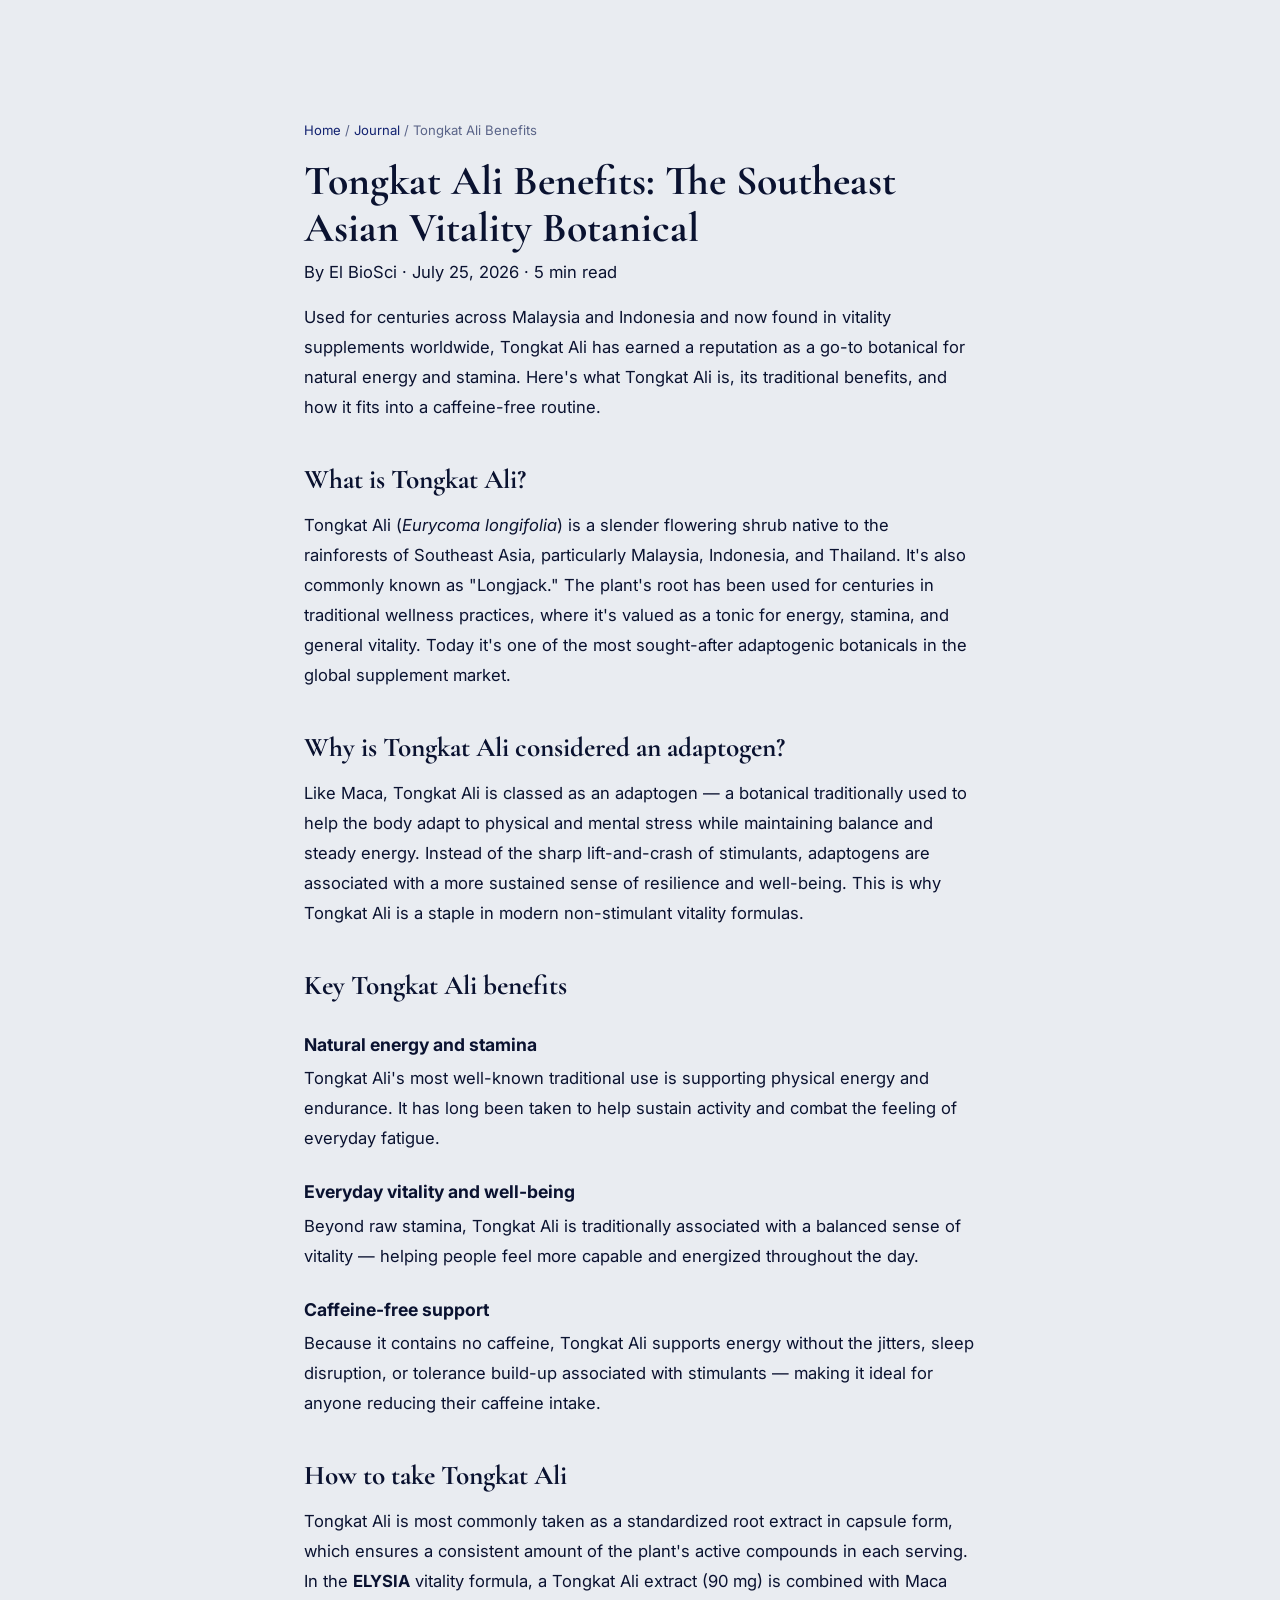
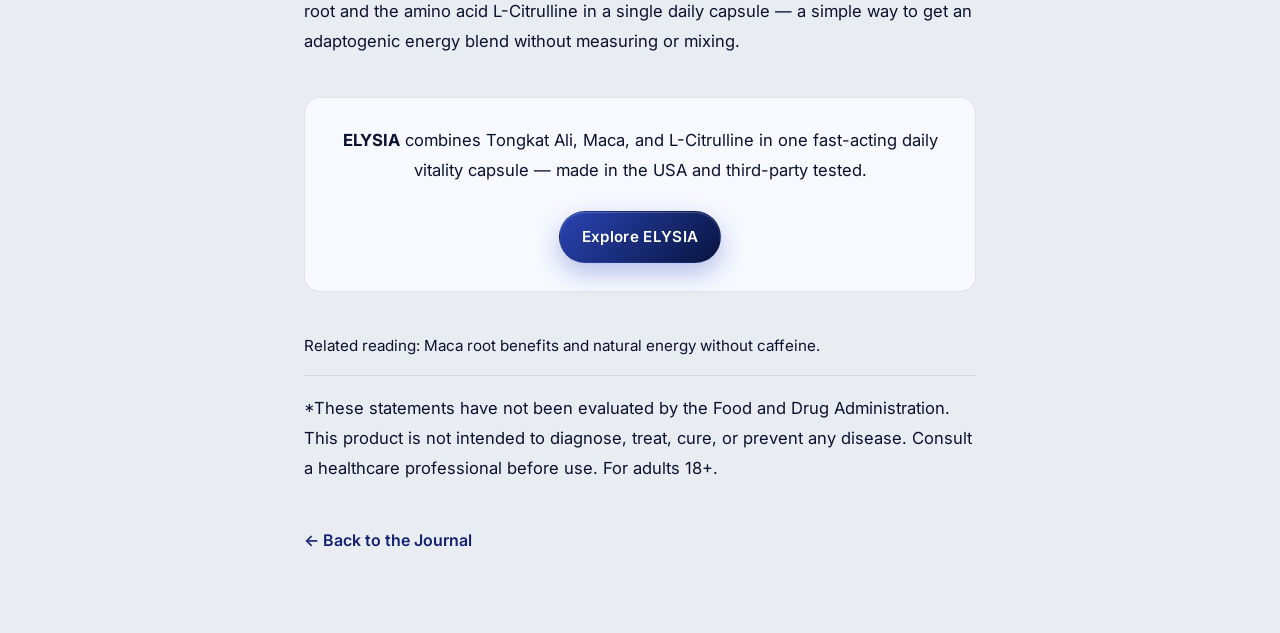
<file: blog/tongkat-ali-benefits/index.html>
<!DOCTYPE html>
<html lang="en">
<head>
  <meta charset="UTF-8" />
  <meta name="viewport" content="width=device-width, initial-scale=1.0" />

  <!-- Google tag (gtag.js) -->
  <script async src="https://www.googletagmanager.com/gtag/js?id=G-H2R525R21M"></script>
  <script>
    window.dataLayer = window.dataLayer || [];
    function gtag(){dataLayer.push(arguments);}
    gtag('js', new Date());
    gtag('config', 'G-H2R525R21M');
  </script>

  <title>Tongkat Ali Benefits: The Southeast Asian Vitality Botanical | ELYSIA</title>
  <meta name="description" content="What is Tongkat Ali (Eurycoma longifolia)? Learn how this Southeast Asian adaptogen supports natural energy, stamina, and everyday vitality — and how to take it." />
  <link rel="canonical" href="https://elysiabiosci.com/blog/tongkat-ali-benefits/" />
  <meta name="robots" content="index, follow, max-image-preview:large, max-snippet:-1" />
  <meta name="author" content="El BioSci" />
  <meta name="keywords" content="Tongkat Ali benefits, what is Tongkat Ali, Eurycoma longifolia, Longjack, adaptogen, natural energy, vitality supplement, stamina" />

  <meta property="og:type" content="article" />
  <meta property="og:site_name" content="ELYSIA by El BioSci" />
  <meta property="og:title" content="Tongkat Ali Benefits: The Southeast Asian Vitality Botanical" />
  <meta property="og:description" content="How Tongkat Ali (Eurycoma longifolia) supports natural energy, stamina, and everyday vitality — plus how to take it." />
  <meta property="og:url" content="https://elysiabiosci.com/blog/tongkat-ali-benefits/" />
  <meta property="og:image" content="https://elysiabiosci.com/assets/Elysia_front_product.png" />
  <meta property="article:published_time" content="2026-07-25" />

  <meta name="twitter:card" content="summary_large_image" />
  <meta name="twitter:title" content="Tongkat Ali Benefits: The Southeast Asian Vitality Botanical" />
  <meta name="twitter:description" content="How Tongkat Ali supports natural energy, stamina, and everyday vitality." />
  <meta name="twitter:image" content="https://elysiabiosci.com/assets/Elysia_front_product.png" />

  <link rel="preconnect" href="https://fonts.googleapis.com" />
  <link rel="preconnect" href="https://fonts.gstatic.com" crossorigin />
  <link href="https://fonts.googleapis.com/css2?family=Cormorant+Garamond:wght@400;500;600;700&family=Inter:wght@300;400;500;600;700&display=swap" rel="stylesheet" />
  <link rel="stylesheet" href="../../styles.css" />

  <!-- Article structured data -->
  <script type="application/ld+json">
  {
    "@context": "https://schema.org",
    "@type": "BlogPosting",
    "headline": "Tongkat Ali Benefits: The Southeast Asian Vitality Botanical",
    "description": "What is Tongkat Ali (Eurycoma longifolia)? How this Southeast Asian adaptogen supports natural energy, stamina, and everyday vitality.",
    "image": "https://elysiabiosci.com/assets/Elysia_front_product.png",
    "datePublished": "2026-07-25",
    "dateModified": "2026-07-25",
    "author": { "@type": "Organization", "name": "El BioSci", "url": "https://elysiabiosci.com" },
    "publisher": {
      "@type": "Organization",
      "name": "El BioSci",
      "logo": { "@type": "ImageObject", "url": "https://elysiabiosci.com/assets/Elysia_front_product.png" }
    },
    "mainEntityOfPage": { "@type": "WebPage", "@id": "https://elysiabiosci.com/blog/tongkat-ali-benefits/" }
  }
  </script>

  <!-- FAQ structured data -->
  <script type="application/ld+json">
  {
    "@context": "https://schema.org",
    "@type": "FAQPage",
    "mainEntity": [
      {
        "@type": "Question",
        "name": "What is Tongkat Ali?",
        "acceptedAnswer": { "@type": "Answer", "text": "Tongkat Ali (Eurycoma longifolia), also known as Longjack, is a flowering plant native to Southeast Asia. Its root has been used for centuries in traditional wellness practices to support natural energy, stamina, and everyday vitality." }
      },
      {
        "@type": "Question",
        "name": "What are the benefits of Tongkat Ali?",
        "acceptedAnswer": { "@type": "Answer", "text": "Tongkat Ali is traditionally associated with supporting natural energy, physical stamina, and a healthy sense of vitality and well-being. As an adaptogenic botanical, it is used to help the body cope with everyday stress without stimulants." }
      },
      {
        "@type": "Question",
        "name": "Does Tongkat Ali contain caffeine?",
        "acceptedAnswer": { "@type": "Answer", "text": "No. Tongkat Ali is a non-stimulant botanical and contains no caffeine, making it a popular choice for supporting energy and vitality without jitters or a crash." }
      },
      {
        "@type": "Question",
        "name": "How do you take Tongkat Ali?",
        "acceptedAnswer": { "@type": "Answer", "text": "Tongkat Ali is commonly taken as a standardized root extract in capsule form. In the ELYSIA vitality formula, Tongkat Ali is combined with Maca root and L-Citrulline in a single daily capsule for convenience." }
      }
    ]
  }
  </script>

  <!-- Breadcrumbs -->
  <script type="application/ld+json">
  {
    "@context": "https://schema.org",
    "@type": "BreadcrumbList",
    "itemListElement": [
      { "@type": "ListItem", "position": 1, "name": "Home", "item": "https://elysiabiosci.com/" },
      { "@type": "ListItem", "position": 2, "name": "Journal", "item": "https://elysiabiosci.com/blog/" },
      { "@type": "ListItem", "position": 3, "name": "Tongkat Ali Benefits", "item": "https://elysiabiosci.com/blog/tongkat-ali-benefits/" }
    ]
  }
  </script>

  <style>
    .article-wrap { max-width: 720px; margin: 0 auto; padding: 120px 24px 80px; }
    .crumbs { font-size: 0.82rem; color: var(--muted, #5a6488); margin-bottom: 18px; }
    .crumbs a { color: var(--navy-700, #1a2f6b); text-decoration: none; }
    .article-meta { font-size: 0.85rem; color: var(--muted, #5a6488); margin: 8px 0 28px; }
    .article-wrap h1 { font-family: var(--font-serif, serif); font-size: 2.6rem; line-height: 1.12; margin: 0 0 6px; }
    .article-wrap h2 { font-family: var(--font-serif, serif); font-size: 1.7rem; margin: 36px 0 10px; }
    .article-wrap h3 { font-size: 1.1rem; margin: 24px 0 6px; }
    .article-wrap p, .article-wrap li { color: var(--ink, #0a1230); line-height: 1.8; font-size: 1.04rem; }
    .article-wrap p { margin: 0 0 16px; }
    .article-wrap ul { margin: 0 0 16px; padding-left: 22px; }
    .lede { font-size: 1.18rem; color: var(--muted, #5a6488); }
    .cta-box { margin: 40px 0; padding: 28px; border: 1px solid var(--line, #e6e9f2); border-radius: 16px; background: #f7f9ff; text-align: center; }
    .cta-box .btn { margin-top: 10px; }
    .disclaimer { margin-top: 40px; font-size: 0.78rem; color: var(--muted, #5a6488); border-top: 1px solid var(--line, #e6e9f2); padding-top: 18px; }
    .back-home { display: inline-block; margin-top: 28px; color: var(--navy-700, #1a2f6b); text-decoration: none; font-weight: 600; }
  </style>
</head>
<body>
  <article class="article-wrap">
    <nav class="crumbs" aria-label="Breadcrumb">
      <a href="/">Home</a> / <a href="/blog/">Journal</a> / Tongkat Ali Benefits
    </nav>

    <h1>Tongkat Ali Benefits: The Southeast Asian Vitality Botanical</h1>
    <p class="article-meta">By El BioSci · July 25, 2026 · 5 min read</p>

    <p class="lede">Used for centuries across Malaysia and Indonesia and now found in vitality supplements worldwide, Tongkat Ali has earned a reputation as a go-to botanical for natural energy and stamina. Here's what Tongkat Ali is, its traditional benefits, and how it fits into a caffeine-free routine.</p>

    <h2>What is Tongkat Ali?</h2>
    <p>Tongkat Ali (<em>Eurycoma longifolia</em>) is a slender flowering shrub native to the rainforests of Southeast Asia, particularly Malaysia, Indonesia, and Thailand. It's also commonly known as "Longjack." The plant's root has been used for centuries in traditional wellness practices, where it's valued as a tonic for energy, stamina, and general vitality. Today it's one of the most sought-after adaptogenic botanicals in the global supplement market.</p>

    <h2>Why is Tongkat Ali considered an adaptogen?</h2>
    <p>Like Maca, Tongkat Ali is classed as an adaptogen — a botanical traditionally used to help the body adapt to physical and mental stress while maintaining balance and steady energy. Instead of the sharp lift-and-crash of stimulants, adaptogens are associated with a more sustained sense of resilience and well-being. This is why Tongkat Ali is a staple in modern non-stimulant vitality formulas.</p>

    <h2>Key Tongkat Ali benefits</h2>
    <h3>Natural energy and stamina</h3>
    <p>Tongkat Ali's most well-known traditional use is supporting physical energy and endurance. It has long been taken to help sustain activity and combat the feeling of everyday fatigue.</p>

    <h3>Everyday vitality and well-being</h3>
    <p>Beyond raw stamina, Tongkat Ali is traditionally associated with a balanced sense of vitality — helping people feel more capable and energized throughout the day.</p>

    <h3>Caffeine-free support</h3>
    <p>Because it contains no caffeine, Tongkat Ali supports energy without the jitters, sleep disruption, or tolerance build-up associated with stimulants — making it ideal for anyone reducing their caffeine intake.</p>

    <h2>How to take Tongkat Ali</h2>
    <p>Tongkat Ali is most commonly taken as a standardized root extract in capsule form, which ensures a consistent amount of the plant's active compounds in each serving. In the <strong>ELYSIA</strong> vitality formula, a Tongkat Ali extract (90&nbsp;mg) is combined with Maca root and the amino acid L-Citrulline in a single daily capsule — a simple way to get an adaptogenic energy blend without measuring or mixing.</p>

    <div class="cta-box">
      <p><strong>ELYSIA</strong> combines Tongkat Ali, Maca, and L-Citrulline in one fast-acting daily vitality capsule — made in the USA and third-party tested.</p>
      <a class="btn btn-primary" href="/#buy">Explore ELYSIA</a>
    </div>

    <p style="font-size:0.95rem;">Related reading: <a href="/blog/maca-root-benefits/">Maca root benefits</a> and <a href="/blog/natural-energy-without-caffeine/">natural energy without caffeine</a>.</p>

    <p class="disclaimer">*These statements have not been evaluated by the Food and Drug Administration. This product is not intended to diagnose, treat, cure, or prevent any disease. Consult a healthcare professional before use. For adults 18+.</p>

    <a class="back-home" href="/blog/">&larr; Back to the Journal</a>
  </article>
</body>
</html>
</file>
<file: styles.css>
/* =========================================================
   ELYSIA · Premium Male Enhancement
   Design tokens & global styles
   ========================================================= */
:root {
  /* Palette pulled from the packaging */
  --navy-950: #050d2a;
  --navy-900: #08143f;
  --navy-800: #0b1a55;
  --navy-700: #122270;
  --navy-600: #1a2f8c;
  --navy-500: #2a44b3;

  --silver-50: #f6f7fa;
  --silver-100: #e9ecf1;
  --silver-200: #d2d8e1;
  --silver-300: #a7afbe;
  --silver-400: #7e8696;

  --ink: #0a1230;
  --ink-soft: #2a325a;
  --muted: #5a6488;

  --bg: #e9ecf1;
  --bg-soft: #e1e5ec;
  --line: rgba(10, 18, 48, 0.09);

  --accent: #c9d6f5;
  --accent-strong: #6c8cff;
  --gold: #d9c389;
  --azure: #4f7cff;
  --azure-soft: #6f93ff;
  --teal: #1fae8b;

  --radius: 16px;
  --radius-lg: 24px;
  --shadow-sm: 0 2px 10px rgba(8, 20, 63, 0.06);
  --shadow-md: 0 12px 36px rgba(8, 20, 63, 0.12);
  --shadow-lg: 0 28px 70px rgba(8, 20, 63, 0.22);

  --t-fast: 180ms cubic-bezier(.2,.7,.3,1);
  --t: 320ms cubic-bezier(.2,.7,.3,1);
  --t-slow: 700ms cubic-bezier(.2,.7,.3,1);

  --font-serif: "Cormorant Garamond", Georgia, "Times New Roman", serif;
  --font-sans: "Inter", -apple-system, BlinkMacSystemFont, "Segoe UI", Helvetica, Arial, sans-serif;
}

* { box-sizing: border-box; }
html { scroll-behavior: smooth; }
html, body { margin: 0; padding: 0; }
body {
  font-family: var(--font-sans);
  color: var(--ink);
  background: var(--bg);
  -webkit-font-smoothing: antialiased;
  -moz-osx-font-smoothing: grayscale;
  line-height: 1.55;
  overflow-x: hidden;
}

img, svg { display: block; max-width: 100%; }
a { color: inherit; text-decoration: none; }
button { font: inherit; cursor: pointer; border: 0; background: none; color: inherit; }
ul, ol { margin: 0; padding: 0; list-style: none; }

.container {
  width: 100%;
  max-width: 1200px;
  margin: 0 auto;
  padding: 0 24px;
}

/* =========================================================
   Typography
   ========================================================= */
.serif { font-family: var(--font-serif); font-weight: 600; letter-spacing: 0.005em; }
.h-display {
  font-size: clamp(2rem, 1.4rem + 2.6vw, 3.2rem);
  line-height: 1.08;
  margin: 0 0 12px;
  color: var(--ink);
}
.eyebrow {
  display: inline-flex;
  align-items: center;
  gap: 9px;
  font-size: 0.78rem;
  font-weight: 700;
  letter-spacing: 0.22em;
  text-transform: uppercase;
  margin-bottom: 14px;
  color: var(--navy-700);
  background: linear-gradient(90deg, var(--navy-700), var(--azure));
  -webkit-background-clip: text;
  background-clip: text;
  -webkit-text-fill-color: transparent;
}
.eyebrow::before {
  content: "";
  width: 24px;
  height: 2px;
  border-radius: 2px;
  background: linear-gradient(90deg, var(--azure), rgba(79,124,255,0));
  -webkit-text-fill-color: initial;
}
.eyebrow.light {
  color: var(--silver-200);
  background: linear-gradient(90deg, #d7e3ff, #8fb4ff);
  -webkit-background-clip: text;
  background-clip: text;
  -webkit-text-fill-color: transparent;
}
.eyebrow.light::before { background: linear-gradient(90deg, #9fc0ff, rgba(159,192,255,0)); }
.muted { color: var(--muted); }
.muted.small, .small { font-size: 0.85rem; }
.center { text-align: center; }

/* =========================================================
   Background waves
   ========================================================= */
.bg-waves {
  position: fixed;
  inset: 0;
  z-index: 0;
  pointer-events: none;
  background:
    radial-gradient(760px 520px at 88% -8%, rgba(79, 124, 255, 0.12), transparent 60%),
    radial-gradient(680px 520px at -6% 102%, rgba(31, 174, 139, 0.09), transparent 60%),
    radial-gradient(1100px 620px at 82% -12%, rgba(206, 213, 226, 0.55), transparent 62%),
    radial-gradient(900px 560px at -12% 8%, rgba(176, 186, 203, 0.42), transparent 60%),
    radial-gradient(820px 760px at 50% 118%, rgba(160, 171, 190, 0.38), transparent 62%),
    linear-gradient(180deg, #eef0f4 0%, #e1e4eb 46%, #d2d6df 100%);
}
.bg-waves svg {
  position: absolute;
  inset: 0;
  width: 100%;
  height: 100%;
  opacity: 0.6;
  animation: drift 24s ease-in-out infinite;
}
@keyframes drift {
  0%, 100% { transform: translate3d(0, 0, 0); }
  50% { transform: translate3d(-2%, -1.5%, 0) scale(1.02); }
}

/* =========================================================
   Header
   ========================================================= */
.site-header {
  position: sticky;
  top: 0;
  z-index: 50;
  backdrop-filter: blur(10px);
  -webkit-backdrop-filter: blur(10px);
  background: rgba(233, 236, 241, 0.62);
  border-bottom: 1px solid transparent;
  transition: background var(--t), border-color var(--t), box-shadow var(--t);
}
.site-header.scrolled {
  background: rgba(233, 236, 241, 0.88);
  border-bottom-color: var(--line);
  box-shadow: 0 1px 0 rgba(8,20,63,0.04);
}
.nav {
  display: flex;
  align-items: center;
  justify-content: space-between;
  gap: 24px;
  height: 72px;
}
.brand {
  display: inline-flex;
  align-items: center;
  gap: 10px;
  color: var(--navy-800);
}
.brand-mark { width: 36px; height: 20px; color: var(--navy-700); }
.brand-text {
  font-family: var(--font-serif);
  font-size: 1.15rem;
  font-weight: 600;
  letter-spacing: 0.02em;
  display: inline-flex;
  gap: 4px;
  align-items: baseline;
}
.brand-text em { font-style: italic; color: var(--navy-600); }
.nav-links {
  display: flex;
  gap: 28px;
}
.nav-links a {
  font-size: 0.92rem;
  color: var(--ink-soft);
  position: relative;
  transition: color var(--t-fast);
}
.nav-links a::after {
  content: "";
  position: absolute;
  left: 0; right: 0; bottom: -6px;
  height: 1px;
  background: var(--navy-700);
  transform: scaleX(0);
  transform-origin: center;
  transition: transform var(--t);
}
.nav-links a:hover { color: var(--navy-800); }
.nav-links a:hover::after { transform: scaleX(1); }

.nav-actions { display: inline-flex; align-items: center; gap: 10px; }

/* Hamburger / mobile menu toggle */
.nav-toggle {
  display: none;
  position: relative;
  width: 44px; height: 44px;
  border-radius: 12px;
  background: rgba(8, 20, 63, 0.05);
  place-items: center;
  transition: background var(--t-fast);
}
.nav-toggle:hover { background: rgba(8, 20, 63, 0.09); }
.nav-toggle span {
  position: absolute;
  width: 18px; height: 2px;
  border-radius: 2px;
  background: var(--navy-800);
  transition: transform var(--t), opacity var(--t-fast);
}
.nav-toggle span:nth-child(1) { transform: translateY(-5px); }
.nav-toggle span:nth-child(3) { transform: translateY(5px); }
.site-header.menu-open .nav-toggle span:nth-child(1) { transform: rotate(45deg); }
.site-header.menu-open .nav-toggle span:nth-child(2) { opacity: 0; }
.site-header.menu-open .nav-toggle span:nth-child(3) { transform: rotate(-45deg); }

/* Slide-down mobile navigation */
.mobile-nav {
  display: none;
  grid-auto-flow: row;
  gap: 2px;
  padding: 0 24px;
  max-height: 0;
  overflow: hidden;
  opacity: 0;
  background: rgba(233, 236, 241, 0.96);
  backdrop-filter: blur(12px);
  -webkit-backdrop-filter: blur(12px);
  border-bottom: 1px solid transparent;
  transition: max-height var(--t), opacity var(--t), padding var(--t), border-color var(--t);
}
.mobile-nav a:not(.btn) {
  padding: 15px 4px;
  font-size: 1.05rem;
  font-weight: 500;
  color: var(--ink-soft);
  border-bottom: 1px solid var(--line);
}
.mobile-nav a:not(.btn):active { color: var(--navy-800); }
.mobile-nav .btn { margin-top: 14px; }
.site-header.menu-open .mobile-nav {
  opacity: 1;
  max-height: 420px;
  padding: 6px 24px 20px;
  border-bottom-color: var(--line);
}

@media (max-width: 760px) {
  .nav-links { display: none; }
  .nav-toggle { display: grid; }
  .mobile-nav { display: grid; }
}

/* =========================================================
   Buttons
   ========================================================= */
.btn {
  display: inline-flex;
  align-items: center;
  justify-content: center;
  gap: 10px;
  padding: 13px 22px;
  border-radius: 999px;
  font-weight: 600;
  font-size: 0.95rem;
  letter-spacing: 0.02em;
  transition: transform var(--t-fast), box-shadow var(--t), background var(--t), color var(--t);
  white-space: nowrap;
  border: 1px solid transparent;
}
.btn:active { transform: translateY(1px); }
.btn-primary {
  background: linear-gradient(135deg, var(--navy-500), var(--navy-900));
  color: #fff;
  box-shadow: 0 10px 24px rgba(42, 68, 179, 0.32), inset 0 1px 0 rgba(255,255,255,0.2);
}
.btn-primary:hover {
  box-shadow: 0 16px 30px rgba(42, 68, 179, 0.42), inset 0 1px 0 rgba(255,255,255,0.28);
  transform: translateY(-1px);
}
.btn-outline {
  background: transparent;
  border-color: var(--navy-800);
  color: var(--navy-800);
}
.btn-outline:hover {
  background: var(--navy-800);
  color: #fff;
}
.btn-ghost {
  background: rgba(8,20,63,0.04);
  color: var(--navy-800);
  border: 1px solid transparent;
  padding: 10px 14px;
  border-radius: 999px;
}
.btn-ghost:hover { background: rgba(8,20,63,0.08); }
.btn-lg { padding: 16px 28px; font-size: 1rem; }
.btn-block { width: 100%; }

.cart-btn { position: relative; }
.cart-count {
  background: var(--navy-800);
  color: #fff;
  font-size: 0.72rem;
  font-weight: 700;
  border-radius: 999px;
  padding: 2px 8px;
  min-width: 22px;
  text-align: center;
  transition: transform var(--t);
}
.cart-count.bump { transform: scale(1.25); }

/* =========================================================
   Hero
   ========================================================= */
.hero {
  position: relative;
  padding: 64px 0 32px;
  z-index: 1;
}
.hero-grid {
  display: grid;
  grid-template-columns: 1.05fr 0.95fr;
  gap: 56px;
  align-items: center;
}
.hero-copy { position: relative; z-index: 2; }
.display {
  margin: 0 0 18px;
  line-height: 1;
}
.display .serif {
  display: block;
  font-family: var(--font-serif);
  font-size: clamp(3.6rem, 2.5rem + 6.5vw, 7rem);
  font-weight: 600;
  letter-spacing: 0.04em;
  color: var(--navy-900);
  background: linear-gradient(180deg, #1a2a7c 0%, #0a1230 80%);
  -webkit-background-clip: text;
  background-clip: text;
  -webkit-text-fill-color: transparent;
}
.display .subtitle {
  display: block;
  margin-top: 6px;
  font-family: var(--font-sans);
  font-size: clamp(0.95rem, 0.8rem + 0.5vw, 1.15rem);
  letter-spacing: 0.32em;
  text-transform: uppercase;
  color: var(--navy-700);
  font-weight: 500;
}
.lead {
  font-size: clamp(1.02rem, 0.95rem + 0.3vw, 1.18rem);
  color: var(--ink-soft);
  max-width: 540px;
  margin: 0 0 28px;
}
.hero-cta {
  display: flex;
  gap: 12px;
  flex-wrap: wrap;
  margin-bottom: 28px;
}
.hero-trust {
  display: flex;
  flex-wrap: wrap;
  gap: 22px;
  color: var(--muted);
  font-size: 0.92rem;
}
.hero-trust li { display: inline-flex; align-items: center; gap: 8px; }
.dot {
  width: 8px; height: 8px; border-radius: 50%;
  background: linear-gradient(135deg, var(--accent-strong), var(--navy-700));
  box-shadow: 0 0 0 4px rgba(108,140,255,0.12);
}

/* Hero product / package card */
.hero-product { display: flex; justify-content: center; perspective: 1200px; }
.package {
  width: min(440px, 92%);
  aspect-ratio: 3 / 4;
  border-radius: 22px;
  position: relative;
  transform-style: preserve-3d;
  transition: transform var(--t-slow);
  will-change: transform;
}
.package-inner {
  position: absolute;
  inset: 0;
  border-radius: 22px;
  overflow: hidden;
  background:
    radial-gradient(70% 45% at 50% 0%, rgba(70, 120, 220, 0.22), transparent 65%),
    radial-gradient(120% 80% at 50% 110%, rgba(0, 0, 0, 0.55), transparent 60%),
    linear-gradient(165deg, #0a1f7a 0%, #061457 45%, #03093a 100%);
  box-shadow:
    0 60px 80px -30px rgba(2, 6, 24, 0.7),
    0 20px 30px -10px rgba(2, 6, 24, 0.45),
    inset 0 1px 0 rgba(255,255,255,0.15),
    inset 0 -1px 0 rgba(0,0,0,0.5),
    inset 0 0 60px rgba(0, 0, 0, 0.35);
  color: #fff;
  padding: 28px;
  display: flex;
  flex-direction: column;
  align-items: center;
  text-align: center;
}
.package-inner::before {
  /* Subtle vignette + paper-texture finish */
  content: "";
  position: absolute;
  inset: 0;
  background:
    radial-gradient(120% 100% at 50% 50%, transparent 55%, rgba(0,0,0,0.55) 100%);
  pointer-events: none;
  z-index: 1;
}
.package-glow {
  position: absolute;
  inset: -30%;
  background: radial-gradient(38% 26% at 50% 58%, rgba(120,160,255,0.32), transparent 70%);
  filter: blur(28px);
  opacity: 0.55;
  animation: glow 7s ease-in-out infinite;
  z-index: 0;
}
@keyframes glow {
  0%, 100% { opacity: 0.45; transform: scale(1); }
  50%     { opacity: 0.72; transform: scale(1.05); }
}

/* Product photo variant: show the real image, keep the 3D tilt + float */
.package-photo .package-inner {
  background: none;
  box-shadow: none;
  padding: 0;
  overflow: visible;
  animation: float 7s ease-in-out infinite;
}
.package-photo .package-inner::before { display: none; }
.package-photo .package-image {
  position: relative;
  z-index: 2;
  width: 100%;
  height: 100%;
  object-fit: contain;
  filter: drop-shadow(0 40px 60px rgba(2, 6, 24, 0.55));
}
.package-photo .package-glow {
  opacity: 0.7;
}

.package-brand {
  display: inline-flex;
  align-items: center;
  gap: 8px;
  color: #dfe8ff;
  font-family: var(--font-serif);
  font-size: 1rem;
  z-index: 2;
}
.package-brand svg { width: 30px; height: 16px; }
.package-brand em { font-style: italic; }

.package-title {
  font-family: var(--font-serif);
  font-size: clamp(2.5rem, 2rem + 3vw, 3.6rem);
  font-weight: 600;
  letter-spacing: 0.12em;
  margin: 14px 0 4px;
  z-index: 2;
  background: linear-gradient(180deg, #ffffff 0%, #c7d4f5 100%);
  -webkit-background-clip: text;
  background-clip: text;
  -webkit-text-fill-color: transparent;
  text-shadow: 0 1px 0 rgba(255,255,255,0.1);
}
.package-sub {
  font-size: 0.78rem;
  letter-spacing: 0.32em;
  color: #cfdcf4;
  z-index: 2;
}
.package-waves {
  position: absolute;
  inset: 0;
  width: 100%; height: 100%;
  z-index: 1;
  pointer-events: none;
  overflow: visible;
}
/* Two ribbons animated independently for organic motion. */
.package-waves .wave-upper {
  transform-origin: 50% 75%;
  animation: ribbon-up 12s ease-in-out infinite alternate;
}
.package-waves .wave-lower {
  transform-origin: 50% 75%;
  animation: ribbon-down 15s ease-in-out infinite alternate;
}
@keyframes ribbon-up {
  0%   { transform: translate3d(-0.6%, 0.2%, 0); }
  100% { transform: translate3d( 0.6%, -0.2%, 0); }
}
@keyframes ribbon-down {
  0%   { transform: translate3d( 0.6%, -0.2%, 0); }
  100% { transform: translate3d(-0.6%, 0.2%, 0); }
}

.capsule-wrap {
  position: absolute;
  top: 60%;
  left: 50%;
  transform: translate(-50%, -50%);
  z-index: 3;
  display: flex;
  flex-direction: column;
  align-items: center;
  gap: 4px;
}
.capsule-wrap .capsule {
  animation: float 6.5s ease-in-out infinite;
  transform-origin: 50% 80%;
  will-change: transform;
}
.capsule-wrap .capsule-shadow {
  animation: shadow-pulse 6.5s ease-in-out infinite;
  transform-origin: 50% 50%;
}
@keyframes float {
  0%   { transform: translateY(0) rotate(-1.4deg); }
  50%  { transform: translateY(-10px) rotate(1.4deg); }
  100% { transform: translateY(0) rotate(-1.4deg); }
}
@keyframes shadow-pulse {
  0%, 100% { transform: scale(1); opacity: 0.9; }
  50%      { transform: scale(0.82); opacity: 0.65; }
}
.capsule {
  position: relative;
  width: 190px;
  height: 74px;
  border-radius: 999px;
  display: flex;
  overflow: hidden;
  box-shadow:
    0 28px 36px -12px rgba(0,0,0,0.65),
    0 10px 18px -6px rgba(0,0,0,0.45),
    inset 0 2px 1px rgba(255,255,255,0.55),
    inset 0 -3px 2px rgba(0,0,0,0.55),
    inset 0 0 0 1px rgba(0,0,0,0.25);
}
.capsule::before {
  /* Periodic light sheen sweep */
  content: "";
  position: absolute;
  top: 0; bottom: 0;
  left: -40%;
  width: 40%;
  background: linear-gradient(
    105deg,
    transparent 0%,
    rgba(255,255,255,0.0) 30%,
    rgba(255,255,255,0.55) 50%,
    rgba(255,255,255,0.0) 70%,
    transparent 100%
  );
  filter: blur(1px);
  transform: skewX(-12deg);
  pointer-events: none;
  z-index: 5;
  animation: sheen 5.5s ease-in-out infinite;
}
@keyframes sheen {
  0%   { left: -45%; opacity: 0; }
  15%  { opacity: 0.9; }
  60%  { left: 115%; opacity: 0.9; }
  61%, 100% { left: 115%; opacity: 0; }
}
.capsule-half { flex: 1; position: relative; }
.capsule-silver {
  background:
    linear-gradient(180deg,
      #ffffff 0%,
      #e3e7f0 18%,
      #aab2c5 45%,
      #4f566a 88%,
      #2c3142 100%);
}
.capsule-silver::after {
  content: "";
  position: absolute;
  inset: 0;
  background:
    /* mid-band darker reflection */
    linear-gradient(180deg,
      transparent 0%,
      transparent 38%,
      rgba(0,0,0,0.28) 50%,
      transparent 62%,
      transparent 100%),
    /* left edge highlight */
    linear-gradient(90deg, rgba(255,255,255,0.55) 0%, rgba(255,255,255,0) 22%),
    /* bottom shadow */
    linear-gradient(180deg, transparent 65%, rgba(0,0,0,0.4) 100%);
  mix-blend-mode: normal;
}
.capsule-blue {
  background:
    linear-gradient(180deg,
      #3a5bcf 0%,
      #1a2f9e 30%,
      #0a1670 60%,
      #050d4a 100%);
  display: flex;
  align-items: center;
  justify-content: flex-start;
  padding-left: 6px;
  gap: 3px;
}
.capsule-blue::after {
  content: "";
  position: absolute;
  inset: 0;
  background:
    /* mid-band reflection */
    linear-gradient(180deg,
      transparent 0%,
      transparent 38%,
      rgba(0,0,0,0.32) 50%,
      transparent 62%,
      transparent 100%),
    /* subtle left highlight near seam */
    linear-gradient(90deg, rgba(255,255,255,0.25) 0%, rgba(255,255,255,0) 22%),
    /* bottom shadow */
    linear-gradient(180deg, transparent 65%, rgba(0,0,0,0.5) 100%);
}
.capsule-ring {
  width: 3px; height: 100%;
  background:
    linear-gradient(180deg,
      #ffffff 0%,
      #d5dce8 35%,
      #7d8398 75%,
      #3c4257 100%);
  border-radius: 1px;
  box-shadow:
    inset 0 0 0 0.5px rgba(0,0,0,0.35),
    0 0 1px rgba(0,0,0,0.4);
  z-index: 3;
}
.capsule-shine {
  position: absolute;
  top: 8px; left: 16px;
  width: 55%; height: 12px;
  border-radius: 999px;
  background: linear-gradient(90deg, rgba(255,255,255,0.85), rgba(255,255,255,0));
  filter: blur(2px);
  pointer-events: none;
  z-index: 4;
}
.capsule-shadow {
  width: 140px;
  height: 12px;
  border-radius: 50%;
  background: radial-gradient(50% 50% at 50% 50%, rgba(0,0,0,0.45), transparent 70%);
  filter: blur(2px);
  margin-top: -2px;
}

.package-badge {
  position: absolute;
  right: 26px;
  bottom: 16%;
  width: 78px;
  height: 78px;
  border-radius: 50%;
  z-index: 4;
  animation: spin 24s linear infinite;
}
.package-badge svg { width: 100%; height: 100%; }
@keyframes spin {
  to { transform: rotate(360deg); }
}

.package-footer {
  position: absolute;
  bottom: 32px;
  left: 0;
  right: 0;
  z-index: 2;
  font-size: 0.92rem;
  letter-spacing: 0.32em;
  color: #e9eefb;
  font-weight: 500;
}

@media (max-width: 920px) {
  .hero-grid { grid-template-columns: 1fr; gap: 40px; text-align: center; }
  .lead { margin-left: auto; margin-right: auto; }
  .hero-cta { justify-content: center; }
  .hero-trust { justify-content: center; }
}

/* Hero marquee */
.hero-marquee {
  margin-top: 60px;
  overflow: hidden;
  border-top: 1px solid var(--line);
  border-bottom: 1px solid var(--line);
  background: rgba(255,255,255,0.55);
}
.marquee-track {
  display: inline-flex;
  gap: 40px;
  padding: 14px 0;
  white-space: nowrap;
  animation: marquee 30s linear infinite;
  font-size: 0.85rem;
  letter-spacing: 0.22em;
  text-transform: uppercase;
  color: var(--navy-700);
  font-weight: 500;
}
.marquee-track span { padding: 0 8px; }
@keyframes marquee {
  to { transform: translateX(-50%); }
}

/* =========================================================
   Generic sections
   ========================================================= */
.section {
  position: relative;
  z-index: 1;
  padding: 96px 0;
}
.section-head {
  max-width: 760px;
  margin: 0 auto 56px;
  text-align: center;
}
.section-head p { margin-top: 8px; }
.section-soft { background: var(--bg-soft); }
.section-dark {
  background:
    radial-gradient(900px 500px at 80% 0%, rgba(108,140,255,0.15), transparent 60%),
    linear-gradient(180deg, #0a1230 0%, #050d2a 100%);
  color: #e6ecfb;
}
.section-dark .h-display { color: #fff; }
.section-dark .h-display.light { color: #fff; }
.section-dark .muted { color: #aab5d4; }

/* =========================================================
   Benefits
   ========================================================= */
.benefits-grid {
  display: grid;
  grid-template-columns: repeat(3, 1fr);
  gap: 22px;
}
.card {
  position: relative;
  background: #fff;
  border-radius: var(--radius-lg);
  padding: 0;
  overflow: hidden;
  border: 1px solid var(--line);
  box-shadow: var(--shadow-sm);
  transition: transform var(--t), box-shadow var(--t), border-color var(--t);
}
.card::after {
  content: "";
  position: absolute;
  inset: 0;
  border-radius: var(--radius-lg);
  pointer-events: none;
  background: linear-gradient(135deg, rgba(108,140,255,0.08), transparent 50%);
  opacity: 0;
  transition: opacity var(--t);
}
.card:hover {
  transform: translateY(-6px);
  box-shadow: var(--shadow-lg);
  border-color: rgba(79, 124, 255, 0.45);
}
.card:hover::after { opacity: 1; }

/* Illustrated benefit media banners */
.card-media {
  position: relative;
  height: 152px;
  overflow: hidden;
  background: linear-gradient(150deg, #0a1a64 0%, #16379e 60%, #2f63d6 100%);
}
.card-media::before {
  content: "";
  position: absolute;
  inset: 0;
  z-index: 2;
  pointer-events: none;
  background:
    radial-gradient(120% 78% at 50% -22%, rgba(255,255,255,0.22), transparent 58%),
    radial-gradient(90% 70% at 82% 128%, rgba(0,0,0,0.34), transparent 60%);
}
.media-art {
  position: absolute;
  inset: 0;
  width: 100%;
  height: 100%;
  z-index: 1;
  transition: transform 650ms cubic-bezier(.2,.7,.3,1);
}
.card:hover .media-art { transform: scale(1.06); }
.card-body { padding: 22px 26px 28px; }

.card-media[data-theme="drive"]    { background: linear-gradient(150deg, #0b1f6e 0%, #15349e 58%, #3360df 100%); }
.card-media[data-theme="stamina"]  { background: linear-gradient(150deg, #0a1a64 0%, #123aa8 60%, #2f74de 100%); }
.card-media[data-theme="peak"]     { background: linear-gradient(150deg, #0c1c63 0%, #284a9b 60%, #5f86d6 100%); }
.card-media[data-theme="vitality"] { background: linear-gradient(150deg, #07223f 0%, #0f5f57 58%, #1f9a7c 100%); }
.card-media[data-theme="fast"]     { background: linear-gradient(150deg, #08184f 0%, #103fa6 56%, #1f96d8 100%); }
.card-media[data-theme="usa"]      { background: linear-gradient(150deg, #0a1656 0%, #1c2f8c 60%, #46599f 100%); }

.card-icon {
  width: 48px; height: 48px;
  border-radius: 14px;
  display: grid; place-items: center;
  background: linear-gradient(135deg, var(--silver-100), #fff);
  color: var(--navy-800);
  margin-bottom: 18px;
  box-shadow: inset 0 0 0 1px var(--line);
}
.card-icon svg { width: 22px; height: 22px; }
.card h3 {
  font-family: var(--font-serif);
  font-size: 1.4rem;
  font-weight: 600;
  margin: 0 0 6px;
}
.card p { margin: 0; color: var(--muted); }

@media (max-width: 880px) { .benefits-grid { grid-template-columns: repeat(2, 1fr); } }
@media (max-width: 560px) { .benefits-grid { grid-template-columns: 1fr; } }

/* =========================================================
   Steps
   ========================================================= */
.steps {
  display: grid;
  grid-template-columns: repeat(3, 1fr);
  gap: 22px;
}
.step {
  position: relative;
  background: rgba(255,255,255,0.04);
  border: 1px solid rgba(255,255,255,0.08);
  border-radius: var(--radius-lg);
  padding: 30px;
  transition: transform var(--t), background var(--t), border-color var(--t);
}
.step:hover {
  transform: translateY(-4px);
  background: rgba(255,255,255,0.06);
  border-color: rgba(255,255,255,0.18);
}
.step-num {
  display: inline-block;
  font-family: var(--font-serif);
  font-size: 1.4rem;
  color: var(--silver-200);
  letter-spacing: 0.1em;
  margin-bottom: 10px;
}
.step h3 {
  font-family: var(--font-serif);
  font-size: 1.45rem;
  margin: 0 0 6px;
  color: #fff;
}
.step p { margin: 0; color: #aab5d4; }
@media (max-width: 800px) { .steps { grid-template-columns: 1fr; } }

/* =========================================================
   Ingredients
   ========================================================= */
.ingredients-grid {
  display: grid;
  grid-template-columns: 0.9fr 1.1fr;
  gap: 56px;
  align-items: start;
}
.badges {
  display: flex;
  flex-wrap: wrap;
  gap: 8px;
  margin-top: 22px;
}
.badge {
  font-size: 0.78rem;
  letter-spacing: 0.12em;
  text-transform: uppercase;
  padding: 8px 12px;
  border-radius: 999px;
  background: #fff;
  border: 1px solid var(--line);
  color: var(--navy-800);
  font-weight: 500;
  box-shadow: var(--shadow-sm);
}
.ingredients-list {
  display: grid;
  gap: 16px;
}
.ingredients-list li {
  display: flex;
  gap: 16px;
  padding: 22px;
  background: #fff;
  border: 1px solid var(--line);
  border-radius: var(--radius);
  box-shadow: var(--shadow-sm);
  transition: transform var(--t-fast), border-color var(--t);
}
.ingredients-list li:hover { transform: translateX(4px); border-color: rgba(108,140,255,0.35); }
.ingredients-list h4 {
  display: flex;
  justify-content: space-between;
  gap: 16px;
  align-items: baseline;
  margin: 0 0 4px;
  font-family: var(--font-serif);
  font-size: 1.25rem;
  font-weight: 600;
}
.ingredients-list h4 span {
  font-family: var(--font-sans);
  font-size: 0.82rem;
  font-weight: 600;
  letter-spacing: 0.12em;
  color: var(--navy-700);
  background: var(--silver-100);
  padding: 4px 10px;
  border-radius: 999px;
  white-space: nowrap;
}
.ingredients-list p { margin: 0; color: var(--muted); font-size: 0.95rem; }

.ingredients-note {
  margin-top: 18px;
  padding: 18px 20px;
  background: rgba(8, 20, 63, 0.04);
  border: 1px dashed rgba(8, 20, 63, 0.18);
  border-radius: var(--radius);
  color: var(--ink-soft);
  font-size: 0.84rem;
  line-height: 1.6;
}
.ingredients-note strong { color: var(--navy-800); font-weight: 600; }

@media (max-width: 880px) {
  .ingredients-grid { grid-template-columns: 1fr; gap: 32px; }
}

/* =========================================================
   Reviews
   ========================================================= */
.reviews-grid {
  display: grid;
  grid-template-columns: repeat(3, 1fr);
  gap: 22px;
}
.stars {
  color: var(--gold);
  letter-spacing: 0.18em;
  font-size: 1rem;
}
.section-head .stars { margin-top: 8px; font-size: 1.2rem; }
.review {
  margin: 0;
  background: #fff;
  border: 1px solid var(--line);
  border-radius: var(--radius-lg);
  padding: 28px;
  box-shadow: var(--shadow-sm);
  transition: transform var(--t), box-shadow var(--t);
}
.review:hover { transform: translateY(-4px); box-shadow: var(--shadow-md); }
.review blockquote {
  font-family: var(--font-serif);
  font-size: 1.2rem;
  line-height: 1.45;
  margin: 14px 0 18px;
  color: var(--ink);
}
.review figcaption {
  font-size: 0.9rem;
  color: var(--ink-soft);
  font-weight: 600;
}
.review figcaption span { font-weight: 400; color: var(--muted); }

@media (max-width: 880px) { .reviews-grid { grid-template-columns: 1fr; } }

/* =========================================================
   Pricing
   ========================================================= */
.pricing {
  display: grid;
  grid-template-columns: repeat(3, 1fr);
  gap: 22px;
}
.price-card {
  position: relative;
  background: #fff;
  border: 1px solid var(--line);
  border-radius: var(--radius-lg);
  padding: 32px;
  box-shadow: var(--shadow-sm);
  transition: transform var(--t), box-shadow var(--t), border-color var(--t);
  display: flex;
  flex-direction: column;
}
.price-card:hover {
  transform: translateY(-4px);
  box-shadow: var(--shadow-md);
  border-color: rgba(108,140,255,0.35);
}
.price-card.featured {
  background: linear-gradient(180deg, #0b1a55 0%, #050d2a 100%);
  color: #fff;
  border-color: transparent;
  box-shadow: 0 24px 60px rgba(8,20,63,0.32);
  transform: translateY(-6px);
}
.price-card.featured:hover { transform: translateY(-10px); }
.price-card.featured .muted,
.price-card.featured header p { color: #aab5d4; }
.price-card.featured ul li { color: #d3dbf3; }
.price-card.featured ul li::before { color: var(--silver-200); }
.price-card header h3 {
  font-family: var(--font-serif);
  font-size: 1.6rem;
  margin: 0 0 4px;
  font-weight: 600;
}
.price-card header p { margin: 0; color: var(--muted); font-size: 0.95rem; }
.price {
  font-family: var(--font-serif);
  font-size: 3.4rem;
  font-weight: 600;
  margin: 14px 0 18px;
  line-height: 1;
  display: inline-flex;
  align-items: baseline;
}
.price .curr { font-size: 1.5rem; margin-right: 2px; opacity: 0.7; }
.price .per { font-size: 0.85rem; font-family: var(--font-sans); margin-left: 8px; opacity: 0.7; letter-spacing: 0.05em; }
.price-card ul { margin: 0 0 24px; display: grid; gap: 8px; }
.price-card ul li {
  position: relative;
  padding-left: 22px;
  color: var(--ink-soft);
  font-size: 0.95rem;
}
.price-card ul li::before {
  content: "✓";
  position: absolute;
  left: 0; top: 0;
  color: var(--navy-700);
  font-weight: 700;
}
.price-card .btn { margin-top: auto; }
.ribbon {
  position: absolute;
  top: 18px; right: 18px;
  background: linear-gradient(135deg, var(--gold), #b59a5d);
  color: #1a1305;
  font-size: 0.72rem;
  font-weight: 700;
  letter-spacing: 0.16em;
  text-transform: uppercase;
  padding: 6px 10px;
  border-radius: 999px;
}
.price-card.featured .btn-primary {
  background: linear-gradient(135deg, #fff, #d6dffb);
  color: var(--navy-900);
  box-shadow: 0 12px 24px rgba(255,255,255,0.15), inset 0 1px 0 rgba(255,255,255,0.6);
}
.price-card.featured .btn-primary:hover { box-shadow: 0 16px 30px rgba(255,255,255,0.25); }

.guarantee {
  margin: 40px auto 0;
  display: inline-flex;
  align-items: center;
  gap: 10px;
  padding: 14px 22px;
  border-radius: 999px;
  background: #fff;
  border: 1px solid var(--line);
  color: var(--navy-800);
  font-weight: 500;
  box-shadow: var(--shadow-sm);
}
section#buy .container { text-align: center; }
section#buy .pricing { text-align: left; }

@media (max-width: 880px) {
  .pricing { grid-template-columns: 1fr; }
  .price-card.featured { transform: none; }
}

/* =========================================================
   FAQ
   ========================================================= */
.faq-wrap { max-width: 820px; margin: 0 auto; }
.faq { display: grid; gap: 12px; }
.faq details {
  background: #fff;
  border: 1px solid var(--line);
  border-radius: var(--radius);
  box-shadow: var(--shadow-sm);
  overflow: hidden;
  transition: border-color var(--t), box-shadow var(--t);
}
.faq details[open] {
  border-color: rgba(108,140,255,0.35);
  box-shadow: var(--shadow-md);
}
.faq summary {
  list-style: none;
  cursor: pointer;
  padding: 18px 22px;
  display: flex;
  align-items: center;
  justify-content: space-between;
  gap: 16px;
  font-weight: 600;
  font-size: 1.02rem;
  color: var(--ink);
}
.faq summary::-webkit-details-marker { display: none; }
.faq .chev {
  width: 18px; height: 18px;
  position: relative;
  flex: 0 0 18px;
  transition: transform var(--t);
}
.faq .chev::before, .faq .chev::after {
  content: "";
  position: absolute;
  left: 50%; top: 50%;
  width: 10px; height: 2px;
  background: var(--navy-700);
  border-radius: 2px;
  transform: translate(-50%, -50%);
}
.faq .chev::after { transform: translate(-50%, -50%) rotate(90deg); transition: transform var(--t); }
.faq details[open] .chev::after { transform: translate(-50%, -50%) rotate(0deg); }
.faq details p {
  margin: 0;
  padding: 0 22px 22px;
  color: var(--muted);
}

/* =========================================================
   CTA Band
   ========================================================= */
/* Newsletter */
.newsletter-inner { max-width: 640px; margin: 0 auto; text-align: center; }
.newsletter-form {
  display: flex;
  gap: 12px;
  max-width: 480px;
  margin: 28px auto 0;
  flex-wrap: wrap;
}
.newsletter-form input[type="email"] {
  flex: 1 1 240px;
  padding: 14px 18px;
  border: 1px solid var(--line, #e6e9f2);
  border-radius: 12px;
  font-size: 1rem;
  font-family: inherit;
  background: #fff;
}
.newsletter-form input[type="email"]:focus {
  outline: none;
  border-color: var(--navy-700, #1a2f6b);
  box-shadow: 0 0 0 3px rgba(108,140,255,0.2);
}
.newsletter-form .btn { flex: 0 0 auto; }
.newsletter-note { margin-top: 14px; }
@media (max-width: 520px) {
  .newsletter-form .btn { width: 100%; }
}

.cta-band {
  background:
    radial-gradient(800px 400px at 20% 0%, rgba(108,140,255,0.25), transparent 60%),
    linear-gradient(135deg, #0a1230 0%, #050d2a 100%);
  color: #fff;
  padding: 72px 0;
}
.cta-inner {
  display: flex;
  align-items: center;
  justify-content: space-between;
  gap: 24px;
  flex-wrap: wrap;
}
.cta-inner h2 {
  margin: 0;
  font-size: clamp(1.8rem, 1.2rem + 2.2vw, 2.6rem);
}

/* =========================================================
   Footer
   ========================================================= */
.site-footer {
  background: #050d2a;
  color: #aab5d4;
  padding: 64px 0 24px;
}
.footer-grid {
  display: grid;
  grid-template-columns: 1.4fr 1fr 1fr 1fr;
  gap: 40px;
  margin-bottom: 32px;
}
.site-footer .brand { color: #fff; }
.site-footer h5 {
  color: #fff;
  font-size: 0.85rem;
  text-transform: uppercase;
  letter-spacing: 0.18em;
  margin: 0 0 14px;
}
.site-footer a {
  display: block;
  margin-bottom: 8px;
  color: #aab5d4;
  transition: color var(--t-fast);
  font-size: 0.95rem;
}
.site-footer a:hover { color: #fff; }
.legal { border-top: 1px solid rgba(255,255,255,0.06); padding-top: 20px; }
@media (max-width: 720px) {
  .footer-grid { grid-template-columns: 1fr 1fr; }
}

/* =========================================================
   Cart drawer
   ========================================================= */
.cart-drawer {
  position: fixed;
  inset: 0;
  z-index: 100;
  pointer-events: none;
}
.cart-drawer[aria-hidden="false"] { pointer-events: auto; }
.cart-backdrop {
  position: absolute; inset: 0;
  background: rgba(5,13,42,0.45);
  opacity: 0;
  transition: opacity var(--t);
}
.cart-drawer[aria-hidden="false"] .cart-backdrop { opacity: 1; }
.cart-panel {
  position: absolute;
  top: 0; right: 0; bottom: 0;
  width: min(420px, 100%);
  background: #fff;
  display: flex;
  flex-direction: column;
  transform: translateX(100%);
  transition: transform var(--t);
  box-shadow: -20px 0 40px rgba(0,0,0,0.18);
}
.cart-drawer[aria-hidden="false"] .cart-panel { transform: translateX(0); }
.cart-head {
  display: flex;
  align-items: center;
  justify-content: space-between;
  padding: 22px 24px;
  border-bottom: 1px solid var(--line);
}
.cart-head h3 { margin: 0; font-family: var(--font-serif); font-size: 1.4rem; }
.icon-btn {
  width: 36px; height: 36px;
  border-radius: 50%;
  display: grid; place-items: center;
  color: var(--ink);
  transition: background var(--t-fast);
}
.icon-btn:hover { background: rgba(0,0,0,0.06); }
.cart-body {
  flex: 1;
  overflow-y: auto;
  padding: 16px 24px;
}
.cart-empty {
  color: var(--muted);
  text-align: center;
  padding: 40px 12px;
}
.cart-items { display: grid; gap: 12px; }
.cart-item {
  display: grid;
  grid-template-columns: 56px 1fr auto;
  gap: 14px;
  align-items: center;
  padding: 14px;
  border: 1px solid var(--line);
  border-radius: 14px;
}
.cart-item-img {
  width: 56px; height: 56px;
  border-radius: 10px;
  background:
    radial-gradient(circle at 35% 35%, #6f8dd8, #0b1a55 70%);
  display: grid; place-items: center;
  position: relative;
  overflow: hidden;
}
.cart-item-img::after {
  content: "";
  position: absolute;
  width: 28px; height: 12px;
  border-radius: 99px;
  background: linear-gradient(90deg, #e2e8f4 0 50%, #2a44b3 50% 100%);
  box-shadow: inset 0 1px 0 rgba(255,255,255,0.6);
}
.cart-item-name { font-weight: 600; font-size: 0.95rem; }
.cart-item-meta { font-size: 0.82rem; color: var(--muted); }
.cart-qty {
  display: inline-flex;
  align-items: center;
  border: 1px solid var(--line);
  border-radius: 999px;
  overflow: hidden;
}
.cart-qty button {
  width: 30px; height: 30px;
  display: grid; place-items: center;
  color: var(--ink);
  font-weight: 700;
}
.cart-qty button:hover { background: rgba(0,0,0,0.06); }
.cart-qty span { padding: 0 10px; font-weight: 600; }
.cart-item-row { display: flex; align-items: center; justify-content: space-between; }
.cart-item-price { font-weight: 700; }
.cart-foot {
  border-top: 1px solid var(--line);
  padding: 20px 24px 24px;
  display: grid;
  gap: 12px;
}
.cart-totals {
  display: flex;
  justify-content: space-between;
  align-items: baseline;
  font-size: 1rem;
}
.cart-totals strong {
  font-family: var(--font-serif);
  font-size: 1.6rem;
  color: var(--ink);
}

/* Promo code */
.promo {
  display: flex;
  gap: 8px;
}
.promo-input {
  flex: 1;
  min-width: 0;
  padding: 11px 14px;
  border: 1px solid var(--line);
  border-radius: 10px;
  font: inherit;
  font-size: 0.95rem;
  color: var(--ink);
  background: #fff;
  text-transform: uppercase;
  letter-spacing: 0.04em;
}
.promo-input:focus {
  outline: none;
  border-color: var(--navy-900);
}
.promo-apply {
  flex: 0 0 auto;
  padding-inline: 18px;
}
.promo-msg {
  margin: 0;
  font-size: 0.85rem;
  min-height: 1em;
}
.promo-msg.ok {
  color: #1a7f4b;
}
.promo-msg.err {
  color: #c0392b;
}

/* =========================================================
   Toast
   ========================================================= */
.toast {
  position: fixed;
  left: 50%;
  bottom: 24px;
  transform: translate(-50%, 30px);
  background: var(--navy-900);
  color: #fff;
  padding: 12px 18px;
  border-radius: 999px;
  font-size: 0.92rem;
  opacity: 0;
  pointer-events: none;
  transition: opacity var(--t), transform var(--t);
  z-index: 120;
  box-shadow: var(--shadow-md);
}
.toast.show { opacity: 1; transform: translate(-50%, 0); }

/* =========================================================
   Modal
   ========================================================= */
.modal {
  position: fixed;
  inset: 0;
  z-index: 130;
  display: grid;
  place-items: center;
  padding: 24px;
  pointer-events: none;
}
.modal[aria-hidden="false"] { pointer-events: auto; }
.modal-backdrop {
  position: absolute; inset: 0;
  background: rgba(5,13,42,0.55);
  opacity: 0;
  transition: opacity var(--t);
}
.modal[aria-hidden="false"] .modal-backdrop { opacity: 1; }
.modal-panel {
  position: relative;
  background: #fff;
  border-radius: var(--radius-lg);
  padding: 36px;
  max-width: 440px;
  width: 100%;
  text-align: center;
  box-shadow: var(--shadow-lg);
  transform: translateY(20px) scale(0.96);
  opacity: 0;
  transition: transform var(--t), opacity var(--t);
}
.modal[aria-hidden="false"] .modal-panel { transform: translateY(0) scale(1); opacity: 1; }
.modal-close {
  position: absolute;
  top: 12px; right: 12px;
}
.modal-panel h3 { margin: 6px 0 10px; font-size: 1.8rem; }
.modal-panel p { margin: 0 0 20px; }
.check-icon {
  width: 64px; height: 64px;
  margin: 0 auto 8px;
  color: var(--navy-800);
}
.check-icon svg {
  width: 100%; height: 100%;
  animation: checkdraw 700ms ease-out both;
}
@keyframes checkdraw {
  from { transform: scale(0.6); opacity: 0; }
  to { transform: scale(1); opacity: 1; }
}

/* =========================================================
   Reveal-on-scroll
   ========================================================= */
.reveal {
  opacity: 0;
  transform: translateY(22px);
  transition: opacity 700ms cubic-bezier(.2,.7,.3,1), transform 700ms cubic-bezier(.2,.7,.3,1);
  transition-delay: var(--d, 0s);
  will-change: opacity, transform;
}
.reveal.in {
  opacity: 1;
  transform: translateY(0);
}

@media (prefers-reduced-motion: reduce) {
  *, *::before, *::after { animation: none !important; transition: none !important; }
  .reveal { opacity: 1; transform: none; }
}

/* =========================================================
   Selection
   ========================================================= */
::selection { background: rgba(108,140,255,0.25); color: var(--navy-900); }

/* =========================================================
   Mobile ergonomics & spacing
   ========================================================= */
@media (hover: none) {
  /* Avoid hover-lift transforms feeling "stuck" on touch devices */
  .card:hover, .review:hover, .price-card:hover, .step:hover,
  .ingredients-list li:hover { transform: none; }
  .price-card.featured:hover { transform: translateY(-6px); }
}

@media (max-width: 760px) {
  html { -webkit-text-size-adjust: 100%; }
  body { -webkit-tap-highlight-color: transparent; }
  .container { padding: 0 20px; }
  .nav { height: 64px; }
  .section { padding: 72px 0; }
  .section-head { margin-bottom: 40px; }
  .hero { padding: 32px 0 8px; }
  .hero-grid { gap: 32px; }
  .hero-marquee { margin-top: 36px; }
  .hero-cta { width: 100%; }
  .hero-cta .btn { flex: 1 1 auto; }
  .cta-band { padding: 56px 0; }
  .cta-inner { flex-direction: column; text-align: center; }
  .cta-inner .btn { width: 100%; }
}

@media (max-width: 480px) {
  .container { padding: 0 16px; }
  .section { padding: 60px 0; }
  .display .subtitle { letter-spacing: 0.24em; }
  .lead { font-size: 1.02rem; }
  .package { width: min(360px, 96%); }
  .price { font-size: 3rem; }
  .price-card { padding: 26px; }
  .card { padding: 24px; }
  .modal-panel { padding: 28px 22px; }
  .guarantee { width: 100%; text-align: left; }
  .hero-trust { gap: 14px 18px; }
}

/* SEO/GEO prose content */
.prose {
  max-width: 760px;
  margin: 0 auto;
  color: var(--ink);
}
.prose h3 {
  font-family: var(--font-serif);
  font-size: 1.5rem;
  margin: 32px 0 10px;
  color: var(--ink);
}
.prose p {
  color: var(--muted);
  line-height: 1.75;
  margin: 0 0 16px;
  font-size: 1.02rem;
}
.prose strong { color: var(--ink); }
</file>
